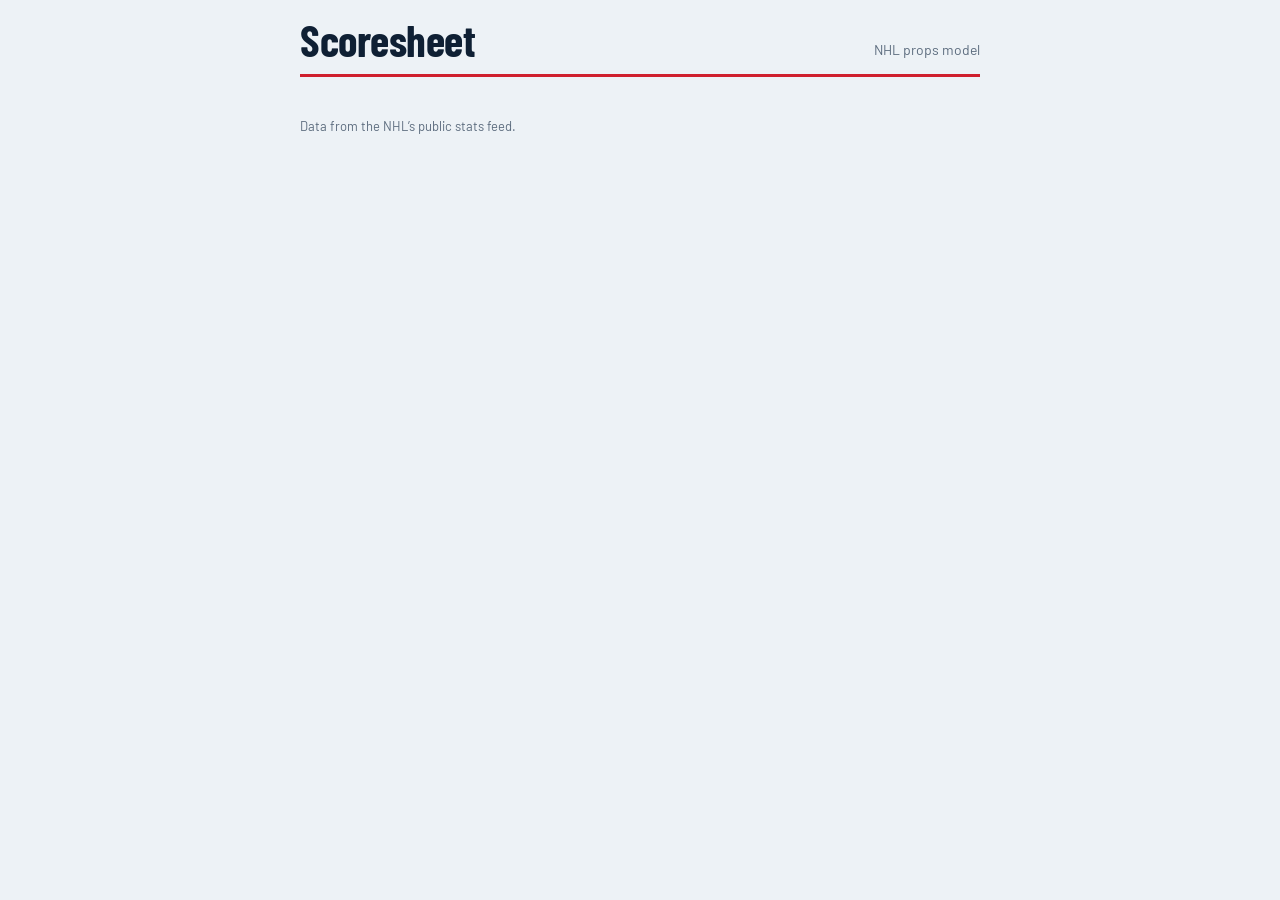
<file: index.html>
<!doctype html>
<html lang="en">
<head>
<meta charset="utf-8">
<meta name="viewport" content="width=device-width, initial-scale=1, viewport-fit=cover">
<meta name="apple-mobile-web-app-capable" content="yes">
<meta name="apple-mobile-web-app-status-bar-style" content="default">
<meta name="apple-mobile-web-app-title" content="Scoresheet">
<title>Scoresheet — NHL model backtest</title>
<link rel="preconnect" href="https://fonts.googleapis.com">
<link rel="preconnect" href="https://fonts.gstatic.com" crossorigin>
<link href="https://fonts.googleapis.com/css2?family=Barlow+Condensed:wght@500;600;700&family=Barlow:wght@400;500;600&display=swap" rel="stylesheet">
<style>
:root{
  --ice:#EDF2F6; --board:#FFFFFF; --ink:#0F2034; --muted:#5C6C7E; --rule:#D5DEE7;
  --goal:#CF1F2D; --blue:#1C46C4; --crease:#CFE3F4;
  --display:"Barlow Condensed","Arial Narrow",Arial,sans-serif;
  --body:"Barlow","Helvetica Neue",Arial,sans-serif;
  color-scheme:light dark;
  box-sizing:border-box;
  padding-top:env(safe-area-inset-top,0px);
  padding-bottom:env(safe-area-inset-bottom,0px);
}
@media (prefers-color-scheme:dark){
  :root:not([data-theme="light"]){
    --ice:#0E1D2E; --board:#15283D; --ink:#E9F0F6; --muted:#93A6BA; --rule:#27405A;
    --goal:#FF4A55; --blue:#6E97FF; --crease:#1D3A5A;
  }
}
:root[data-theme="dark"]{
  --ice:#0E1D2E; --board:#15283D; --ink:#E9F0F6; --muted:#93A6BA; --rule:#27405A;
  --goal:#FF4A55; --blue:#6E97FF; --crease:#1D3A5A;
}
*,*::before,*::after{box-sizing:inherit}
html{scroll-padding-top:env(safe-area-inset-top,0px)}
body{margin:0;background:var(--ice);color:var(--ink);font:400 16px/1.5 var(--body);-webkit-font-smoothing:antialiased}
main{max-width:720px;margin:0 auto;padding:20px 20px 48px}
button{font:inherit;color:inherit}
:focus-visible{outline:2px solid var(--blue);outline-offset:3px}
.masthead{display:flex;align-items:flex-end;justify-content:space-between;gap:12px;
  padding-bottom:14px;border-bottom:3px solid var(--goal)}
.wordmark{font:700 44px/0.9 var(--display);letter-spacing:-0.5px;margin:0}
.masthead p{margin:0;color:var(--muted);font-size:14px;text-align:right;line-height:1.35}
.switch{display:grid;grid-template-columns:repeat(3,1fr);gap:4px;margin:22px 0 10px;
  background:var(--board);border:1px solid var(--rule);border-radius:12px;padding:4px}
.switch button{border:0;background:none;padding:10px 6px;border-radius:9px;cursor:pointer;
  font:600 19px/1 var(--display);color:var(--muted)}
.switch button[aria-pressed="true"]{background:var(--ink);color:var(--ice)}
.lines{display:flex;gap:8px}
.lines:empty{display:none}
.lines button{border:1px solid var(--rule);background:none;border-radius:999px;padding:6px 14px;
  cursor:pointer;font-size:14px;font-weight:500;color:var(--muted)}
.lines button[aria-pressed="true"]{border-color:var(--blue);color:var(--blue);background:var(--board)}
.verdict{margin:26px 0 8px}
.verdict .num{font:700 clamp(72px,22vw,120px)/0.85 var(--display);letter-spacing:-2px;display:block}
.verdict .num.up{color:var(--blue)} .verdict .num.down{color:var(--goal)}
.verdict p{margin:10px 0 0;font-size:18px;max-width:34ch}
.rink{position:relative;margin:26px 0 0;background:var(--board);border:2px solid var(--ink);
  border-radius:28px;padding:18px 16px 12px;overflow:hidden}
.rink::before{content:"";position:absolute;left:50%;top:50%;width:190px;height:190px;
  margin:-95px 0 0 -95px;border:2px solid var(--crease);border-radius:50%;pointer-events:none}
.rink h2{position:relative;margin:0 0 4px;font:600 22px/1.1 var(--display)}
.rink .sub{position:relative;margin:0 0 8px;color:var(--muted);font-size:14px}
.rink svg{position:relative;display:block;width:100%;height:auto;touch-action:manipulation}
.rink .axis{fill:var(--muted);font:500 12px var(--body)}
.rink .grid{stroke:var(--rule);stroke-width:1}
.rink .perfect{stroke:var(--goal);stroke-width:3;stroke-linecap:round}
.rink .dot{fill:var(--blue);fill-opacity:.82;stroke:var(--board);stroke-width:2;cursor:pointer;
  transition:fill-opacity .15s}
.rink .dot.on{fill-opacity:1;stroke:var(--ink)}
.rink .dot:focus{outline:none}
.rink .dot:focus-visible{stroke:var(--ink);stroke-width:3}
.readout{position:relative;min-height:44px;margin:6px 2px 4px;font-size:15px}
.readout strong{font:600 18px var(--display)}
.facts{display:grid;grid-template-columns:repeat(2,1fr);margin:28px 0 0;border-top:1px solid var(--rule)}
.fact{padding:14px 0;border-bottom:1px solid var(--rule)}
.fact:nth-child(odd){padding-right:14px;border-right:1px solid var(--rule)}
.fact:nth-child(even){padding-left:14px}
.fact b{display:block;font:600 34px/1 var(--display);font-variant-numeric:tabular-nums}
.fact span{color:var(--muted);font-size:14px}
section.block{margin-top:34px}
section.block h2{font:600 26px/1.1 var(--display);margin:0 0 10px}
section.block p{margin:0 0 10px;max-width:62ch}
.muted{color:var(--muted)}
.conf{display:grid;grid-template-columns:1fr 1fr;gap:12px}
.conf div{background:var(--board);border-left:4px solid var(--blue);border-radius:4px 10px 10px 4px;padding:12px 14px}
.conf b{font:600 30px/1 var(--display);display:block}
.conf span{font-size:14px;color:var(--muted)}
.tablewrap{overflow-x:auto}
table{width:100%;border-collapse:collapse;font-variant-numeric:tabular-nums}
th,td{padding:9px 6px;text-align:right;border-bottom:1px solid var(--rule)}
th:first-child,td:first-child{text-align:left}
th{font-weight:500;color:var(--muted);font-size:14px}
td.gap-bad{color:var(--goal)}
.fits li{display:flex;justify-content:space-between;padding:8px 0;border-bottom:1px solid var(--rule)}
.fits{list-style:none;margin:0;padding:0}
.fits li.best{font-weight:600}
.fits li.best em{font-style:normal;color:var(--blue);font-size:13px;margin-left:8px}
.empty{margin-top:40px;background:var(--board);border:2px dashed var(--rule);border-radius:20px;padding:28px 22px}
.empty h2{font:600 28px/1.1 var(--display);margin:0 0 8px}
.empty ol{margin:8px 0 0;padding-left:20px}
footer{margin-top:40px;color:var(--muted);font-size:13px}
@media (min-width:600px){
  .facts{grid-template-columns:repeat(4,1fr)}
  .fact:nth-child(odd),.fact:nth-child(even){padding:14px;border-right:1px solid var(--rule)}
  .fact:first-child{padding-left:0} .fact:last-child{border-right:0}
}
@media (prefers-reduced-motion:reduce){*{transition:none!important}}
</style>
</head>
<body>
<main>
  <header class="masthead">
    <h1 class="wordmark">Scoresheet</h1>
    <p id="meta">NHL props model</p>
  </header>
  <div id="app" hidden>
    <div class="switch" role="group" aria-label="Market">
      <button data-market="sog" aria-pressed="true">Shots</button>
      <button data-market="goals" aria-pressed="false">Goals</button>
      <button data-market="assists" aria-pressed="false">Assists</button>
    </div>
    <div class="lines" id="lines" role="group" aria-label="Shots line"></div>
    <div class="verdict">
      <span class="num" id="skill"></span>
      <p id="verdictText"></p>
    </div>
    <div class="rink">
      <h2>Does it say what really happens?</h2>
      <p class="sub">Each dot is a group of bets. On the red line, the model’s odds matched reality exactly.</p>
      <svg id="chart" viewBox="0 0 320 300" role="img" aria-label="Calibration chart"></svg>
      <div class="readout" id="readout" aria-live="polite">Tap a dot for its numbers.</div>
    </div>
    <div class="facts">
      <div class="fact"><b id="fN"></b><span>Player-games tested</span></div>
      <div class="fact"><b id="fBase"></b><span>Overs that hit</span></div>
      <div class="fact"><b id="fEce"></b><span>Average miss</span></div>
      <div class="fact"><b id="fEarly"></b><span>Edge, first 15 games</span></div>
    </div>
    <section class="block">
      <h2>When it liked a bet</h2>
      <div class="conf">
        <div><b id="c60"></b><span id="c60s"></span></div>
        <div><b id="ctop"></b><span id="ctops"></span></div>
      </div>
    </section>
    <section class="block">
      <h2>By confidence</h2>
      <div class="tablewrap">
        <table>
          <thead><tr><th>Model said</th><th>Hit</th><th>Gap</th><th>Bets</th></tr></thead>
          <tbody id="rows"></tbody>
        </table>
      </div>
    </section>
    <section class="block" id="fitBlock">
      <h2>Shot count spread</h2>
      <p class="muted">Which curve best predicted exact shot totals. Higher is better.</p>
      <ul class="fits" id="fits"></ul>
    </section>
    <section class="block">
      <h2>How to read this</h2>
      <p>Every 2025-26 game was projected using only information available before puck drop. The big number compares the model against a plain season average. Positive means sharper.</p>
      <p>Average miss is how far the model’s odds sat from what actually happened. Under 2 points is solid for props. No sportsbook prices are in this test yet, so this shows accuracy, not profit.</p>
    </section>
  </div>
  <div class="empty" id="empty" hidden>
    <h2>No backtest yet</h2>
    <p>Results appear here after the pipeline runs once.</p>
    <ol>
      <li>Open the repo’s Actions tab.</li>
      <li>Choose Run backtest, then Run workflow.</li>
      <li>Come back in about 15 minutes and refresh.</li>
    </ol>
  </div>
  <footer id="foot">Data from the NHL’s public stats feed.</footer>
</main>
</file>
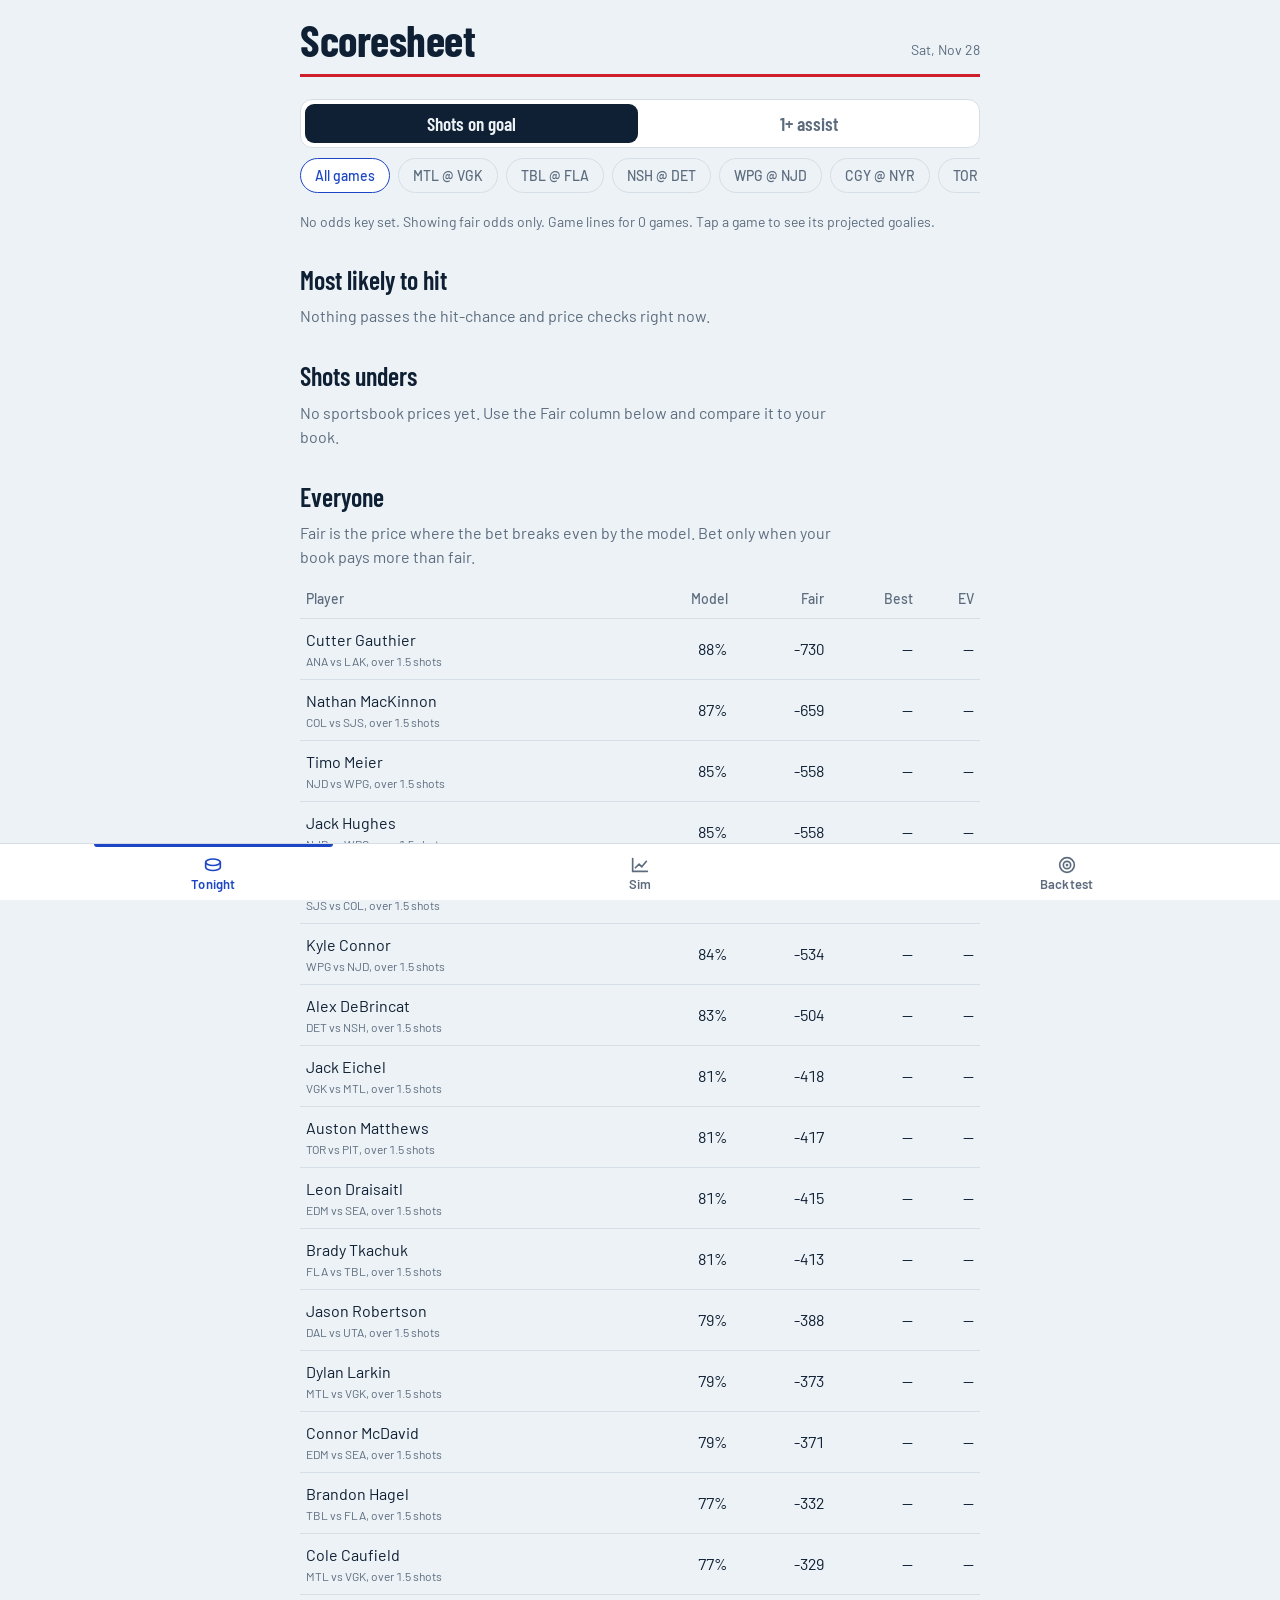
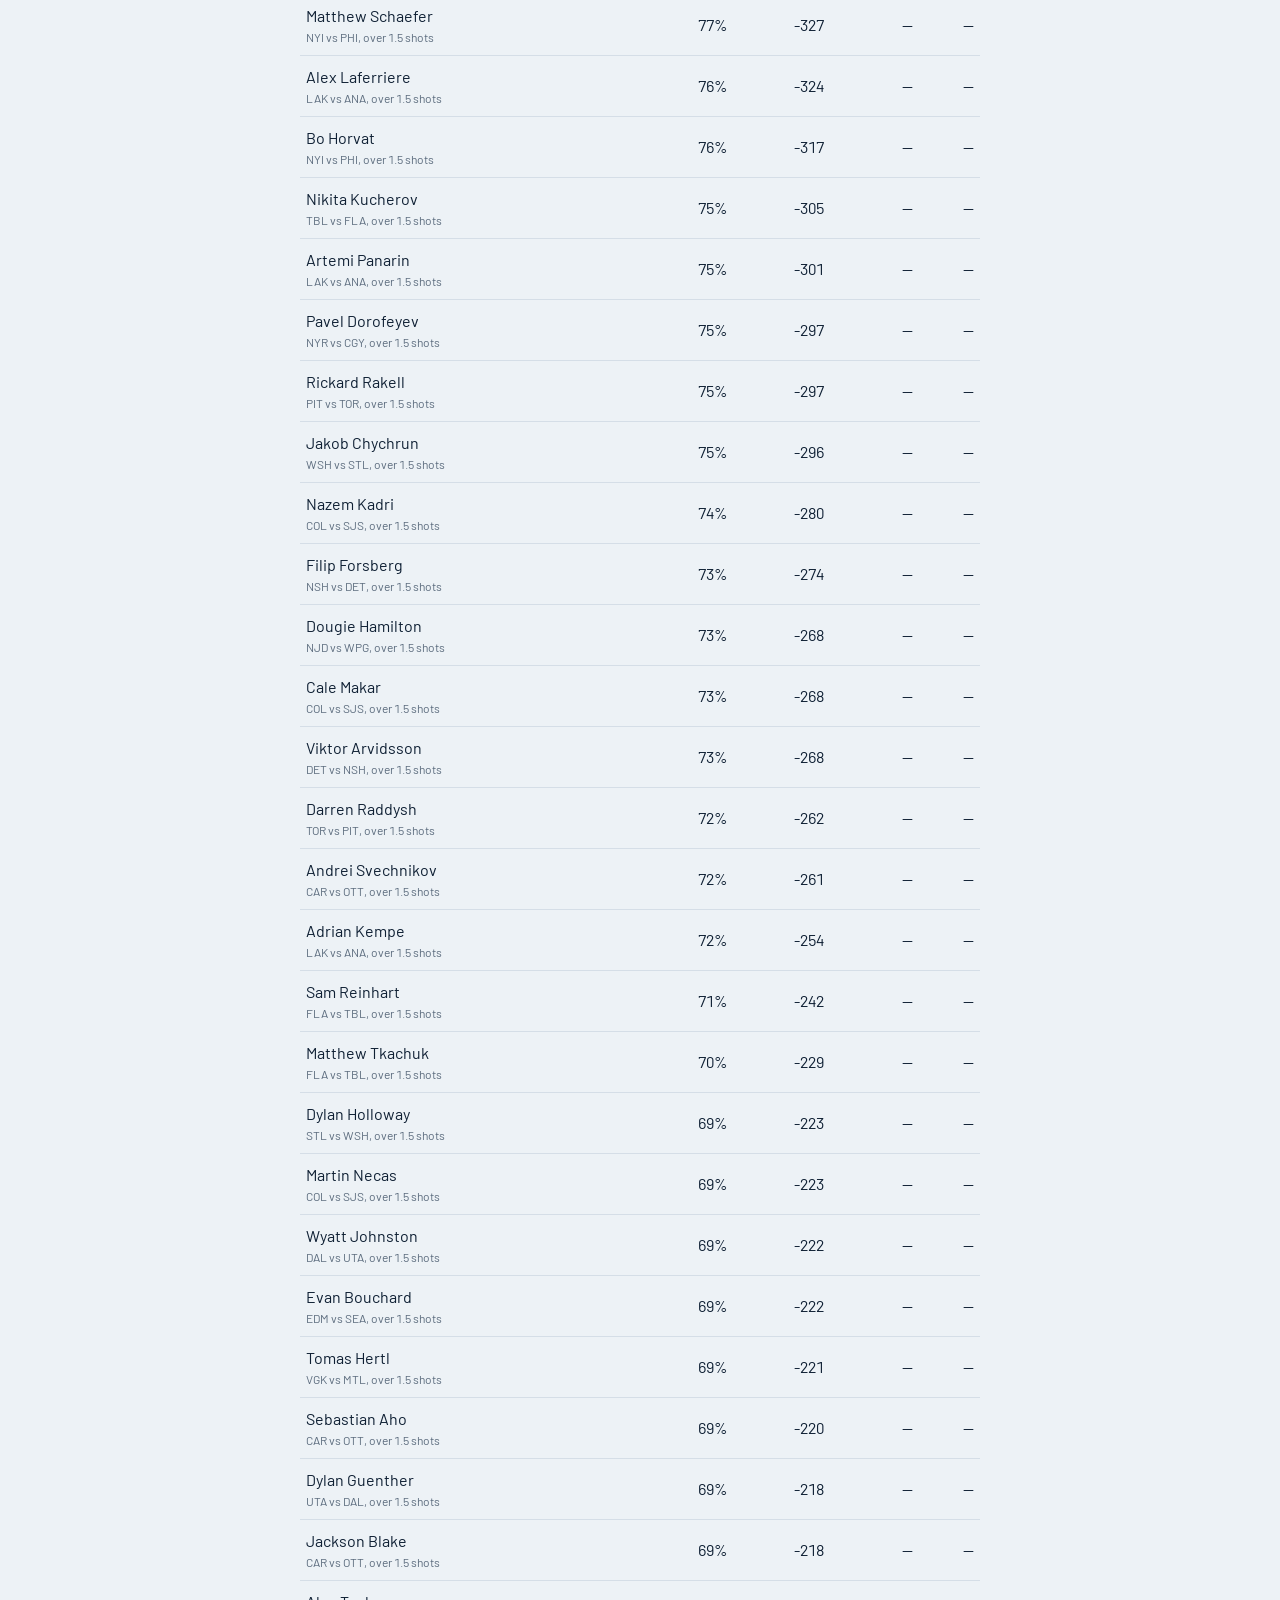
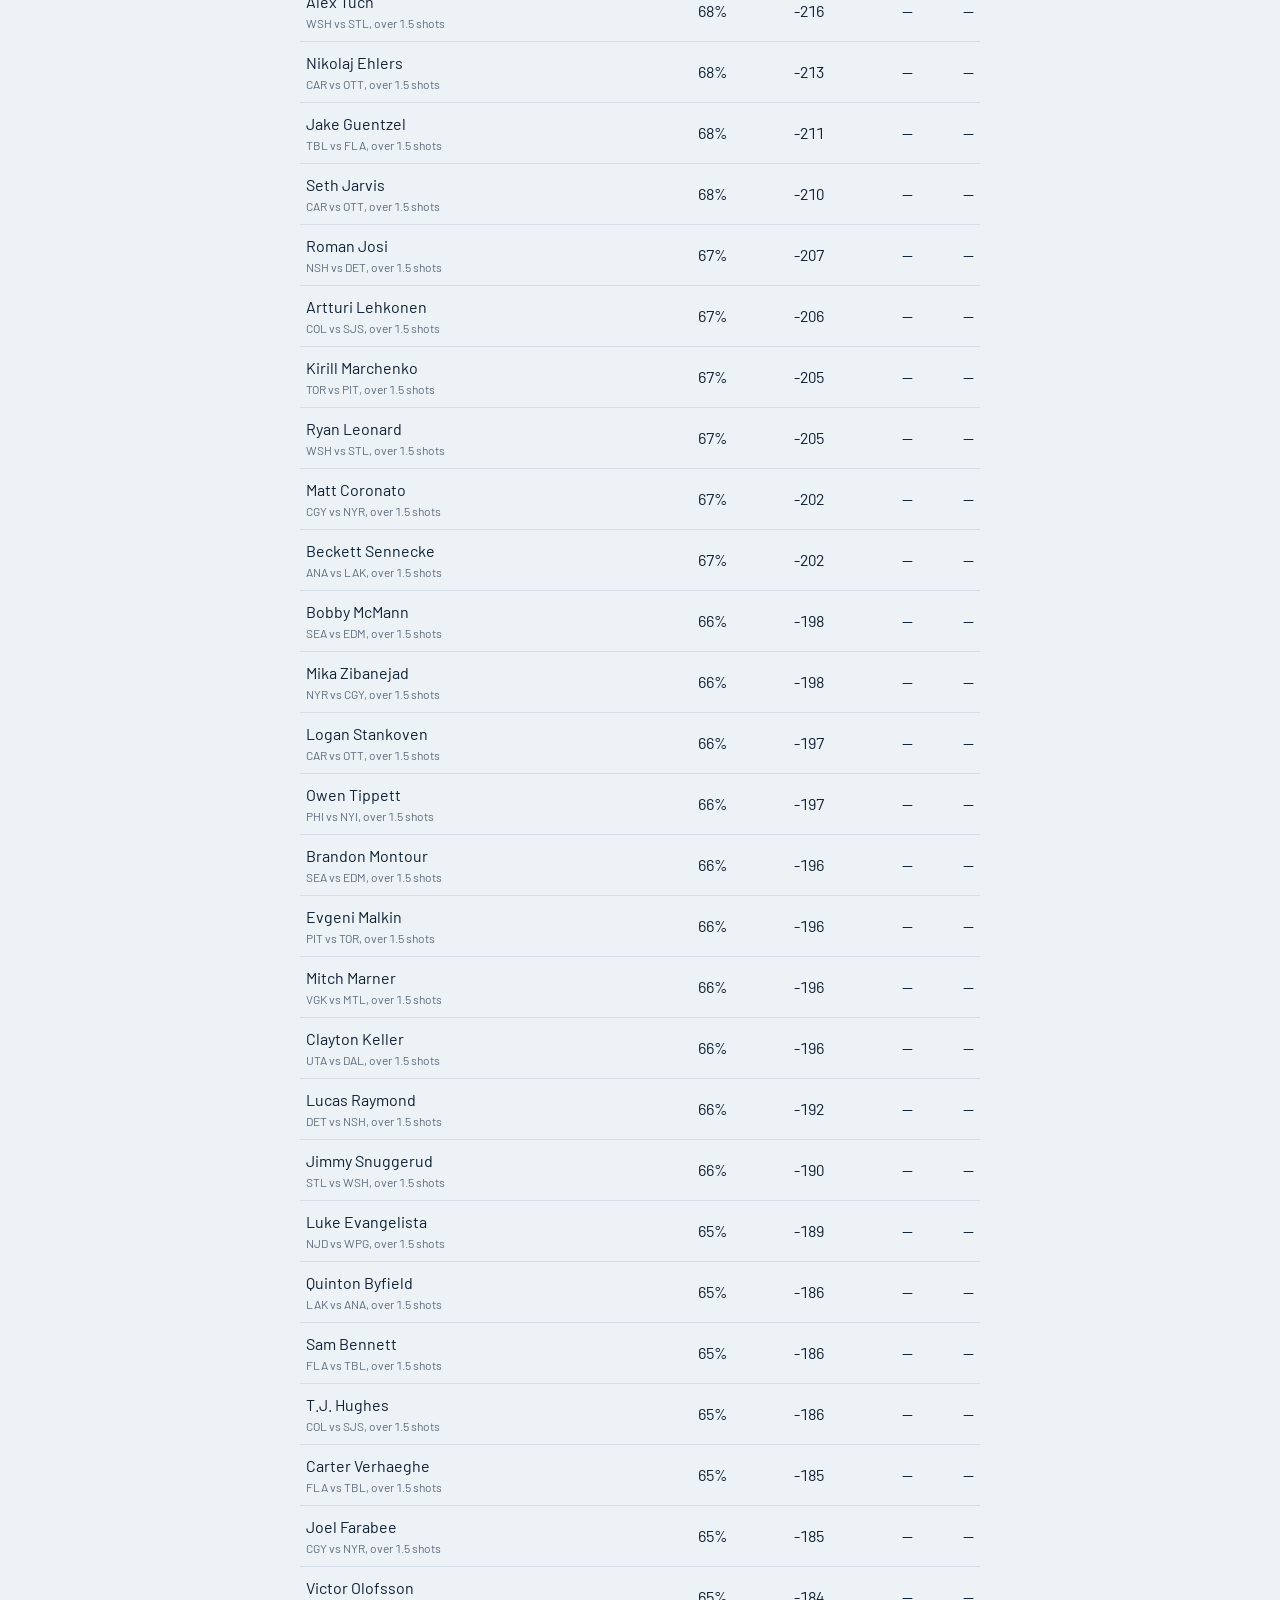
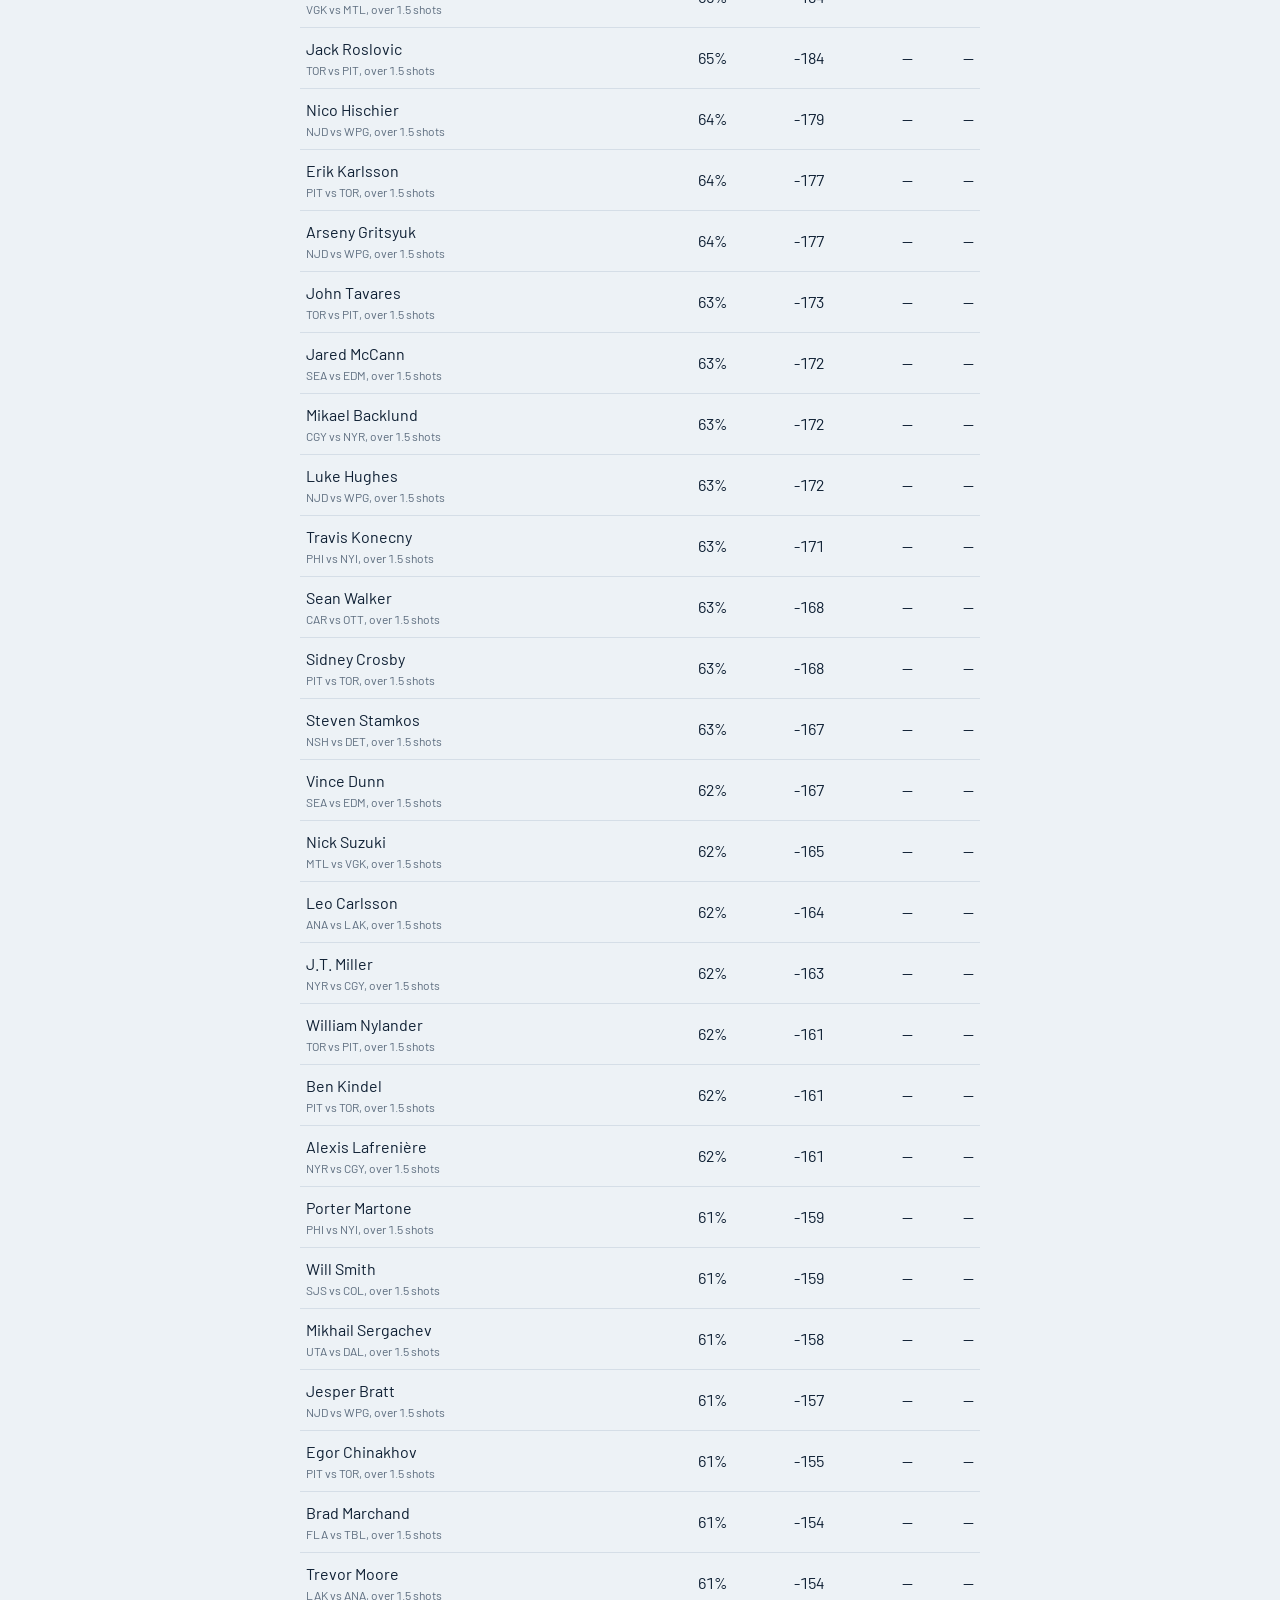
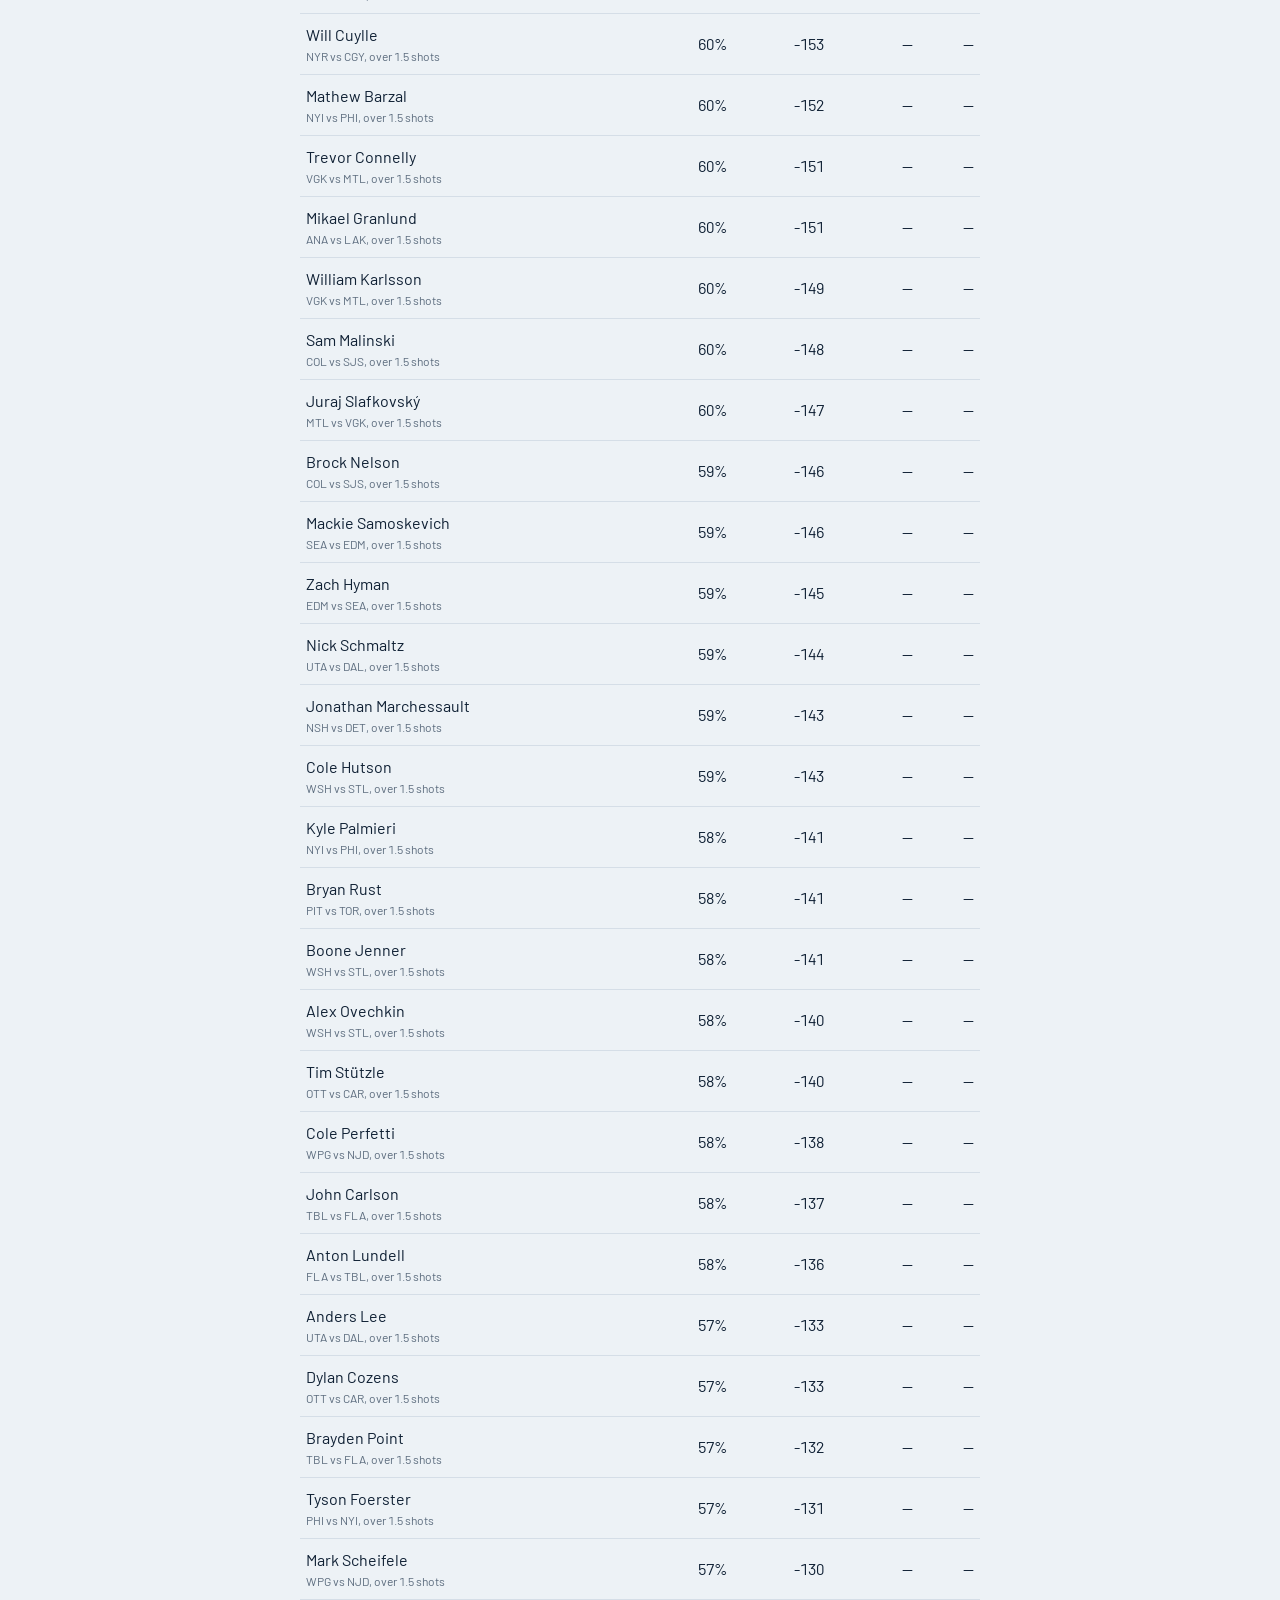
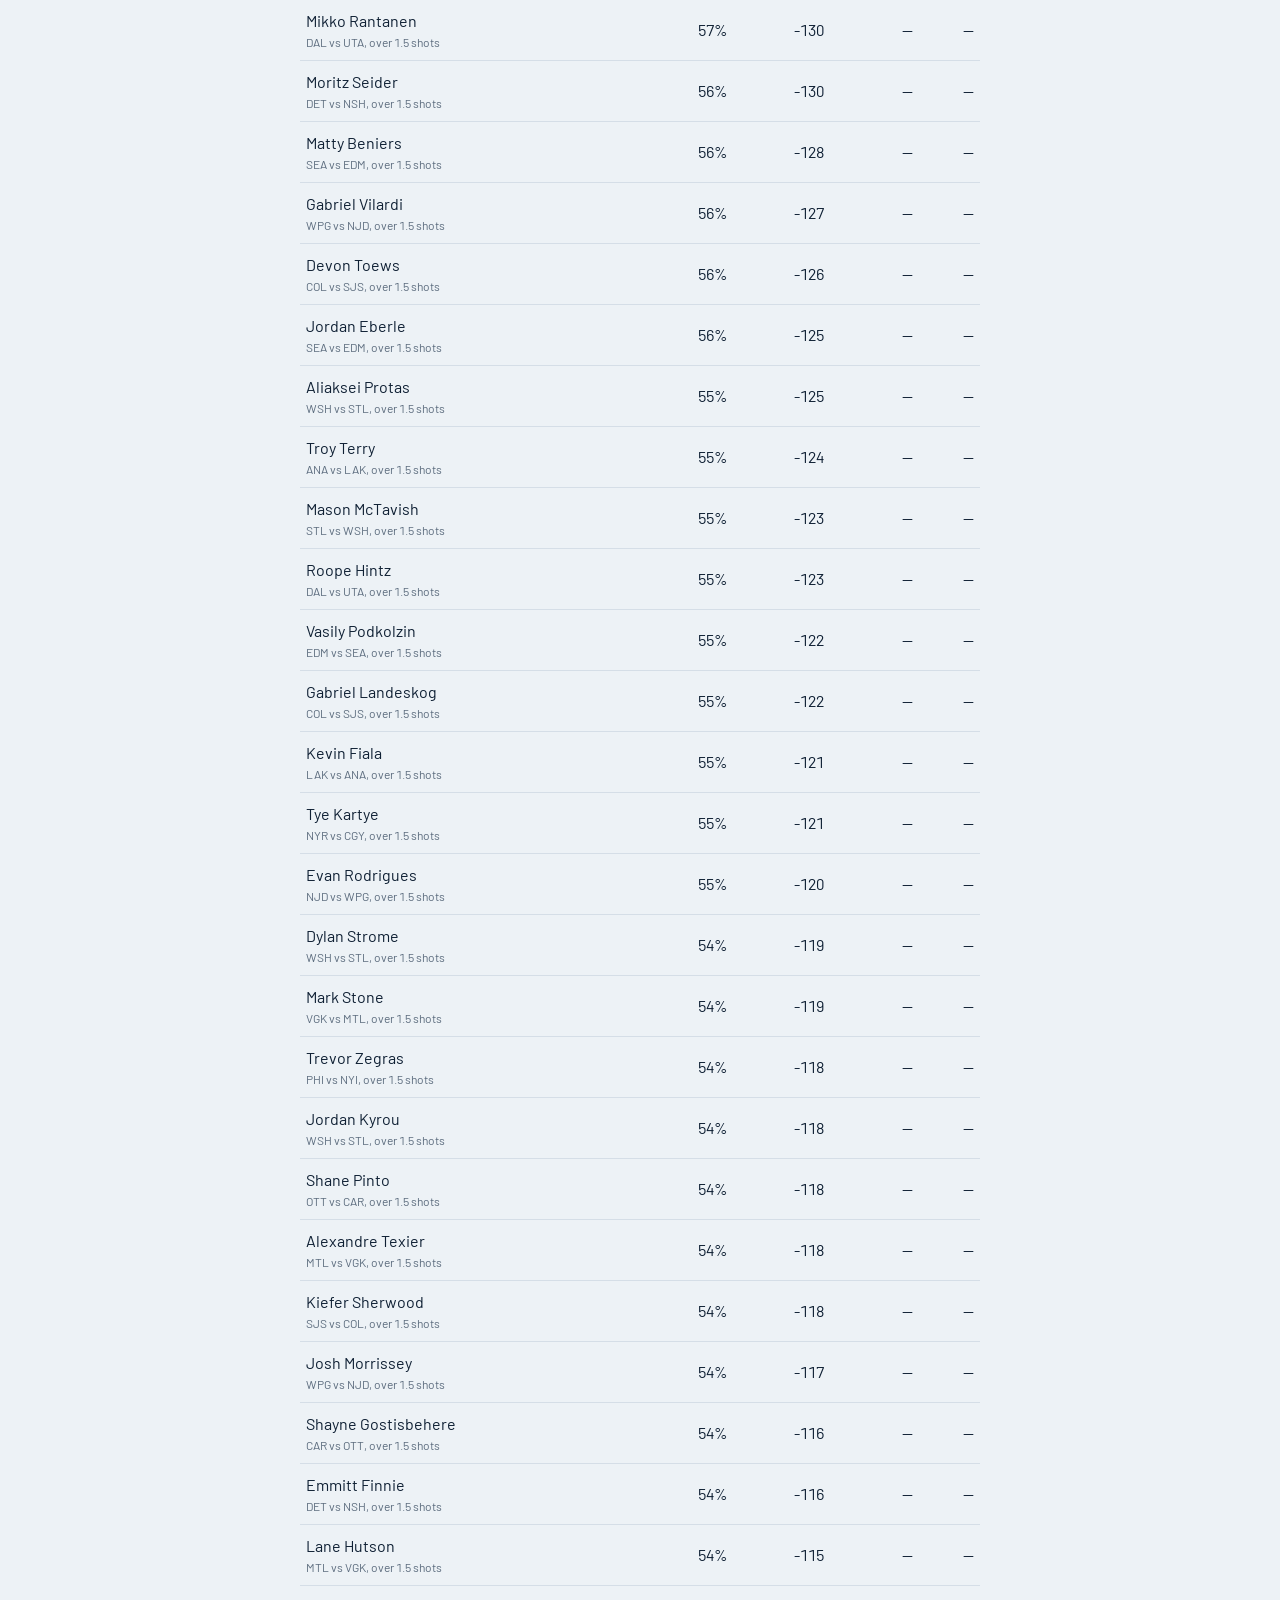
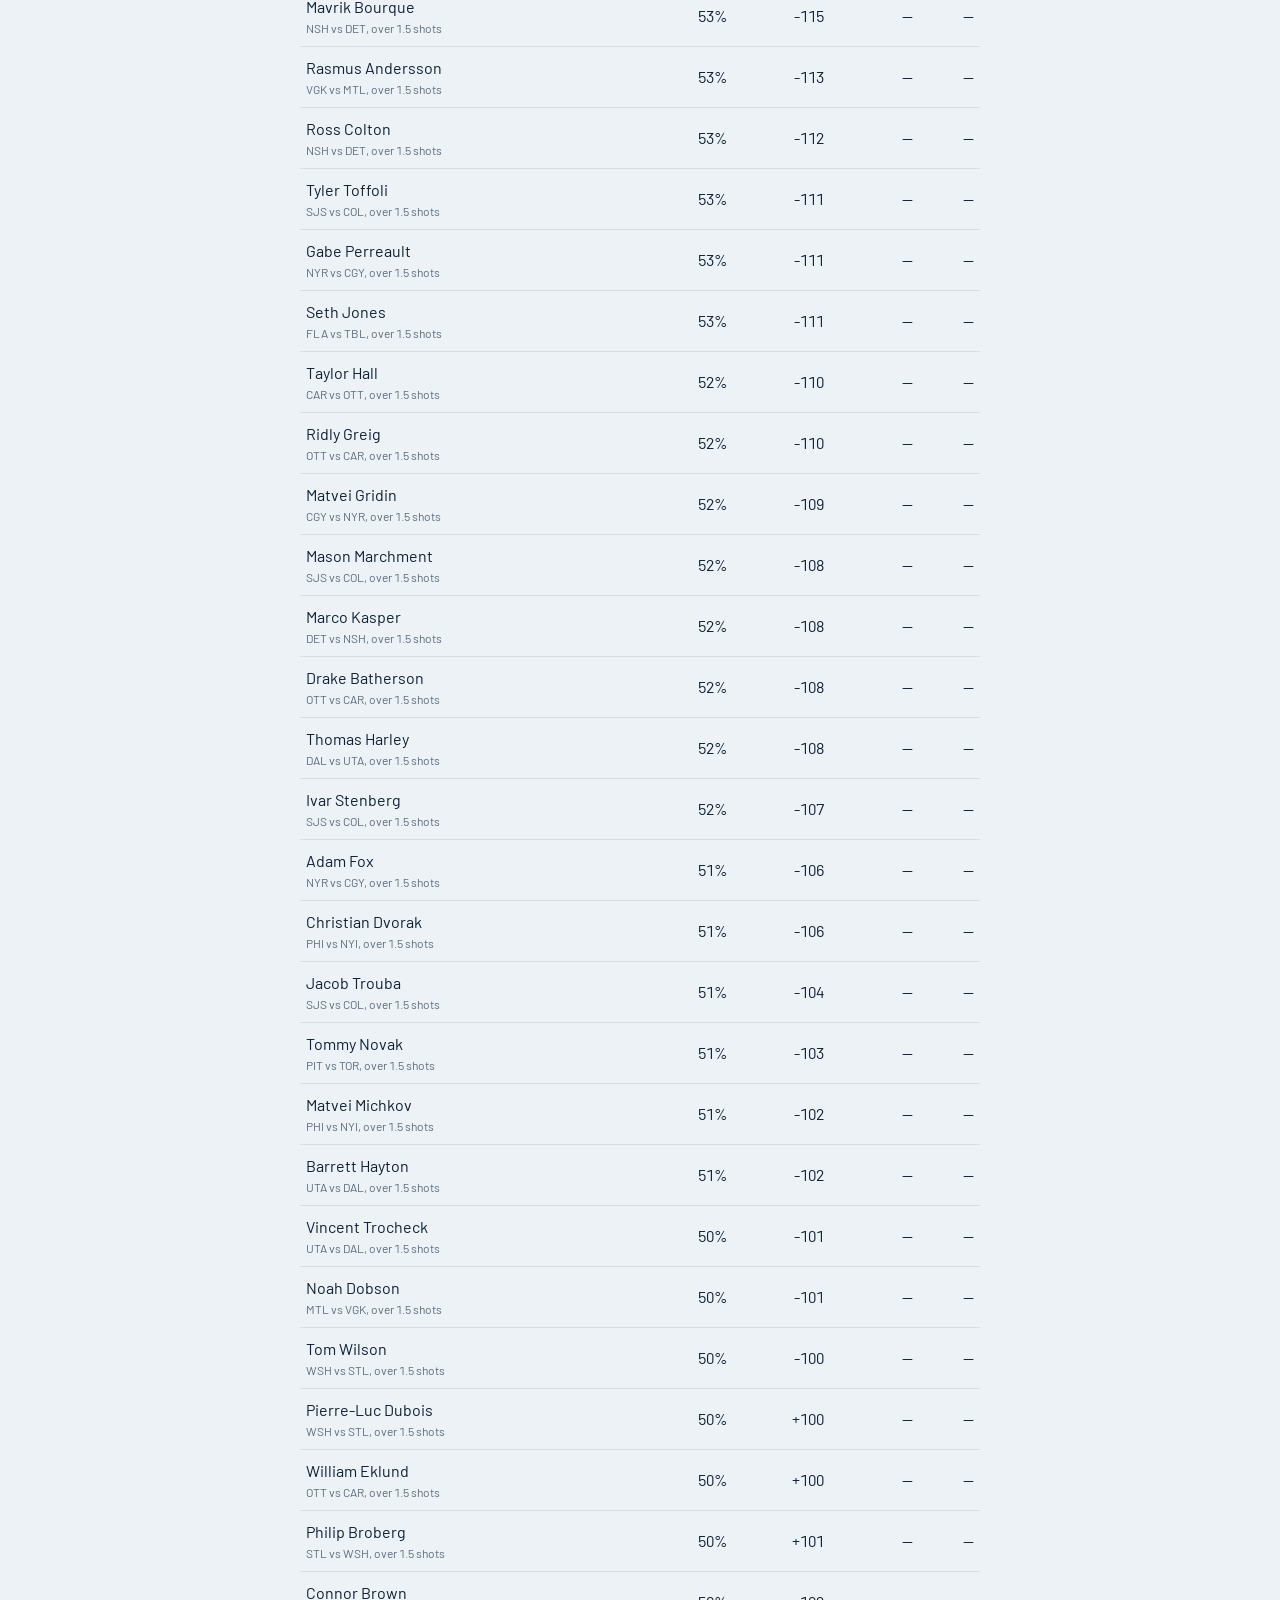
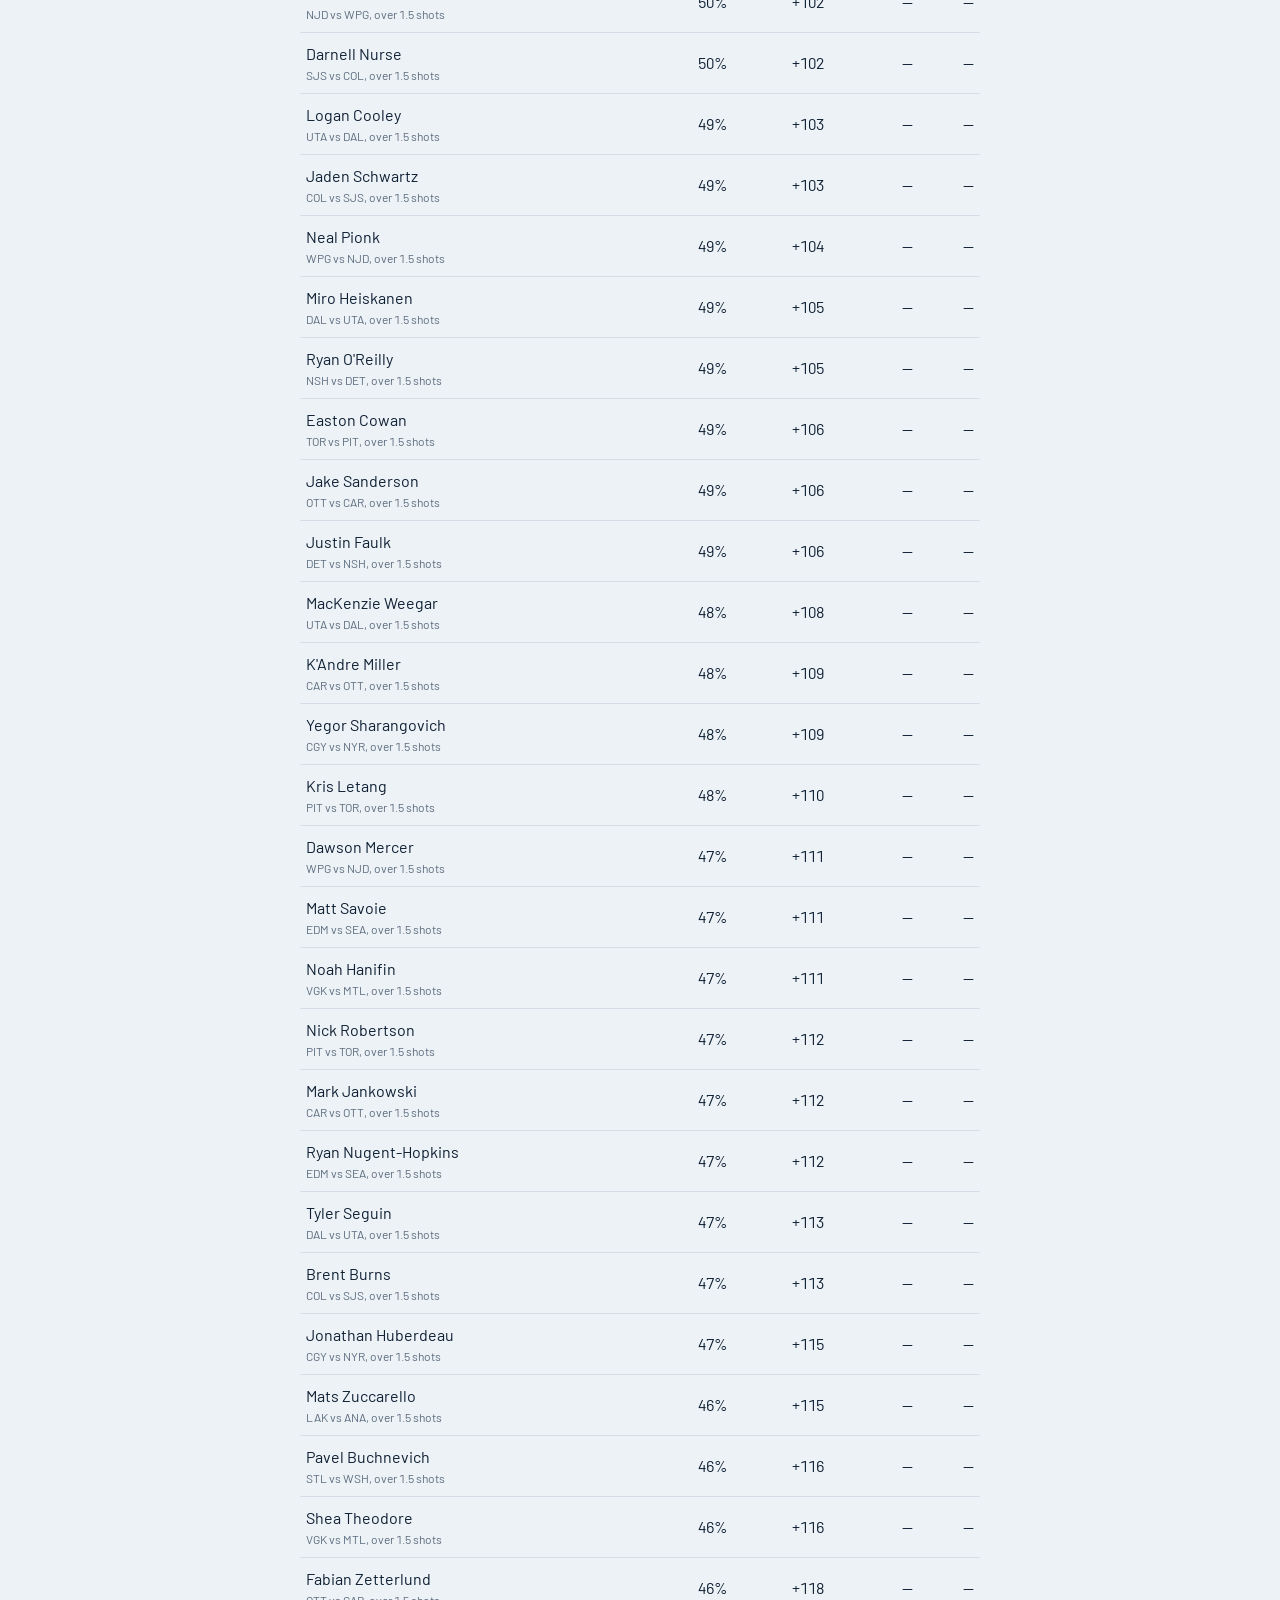
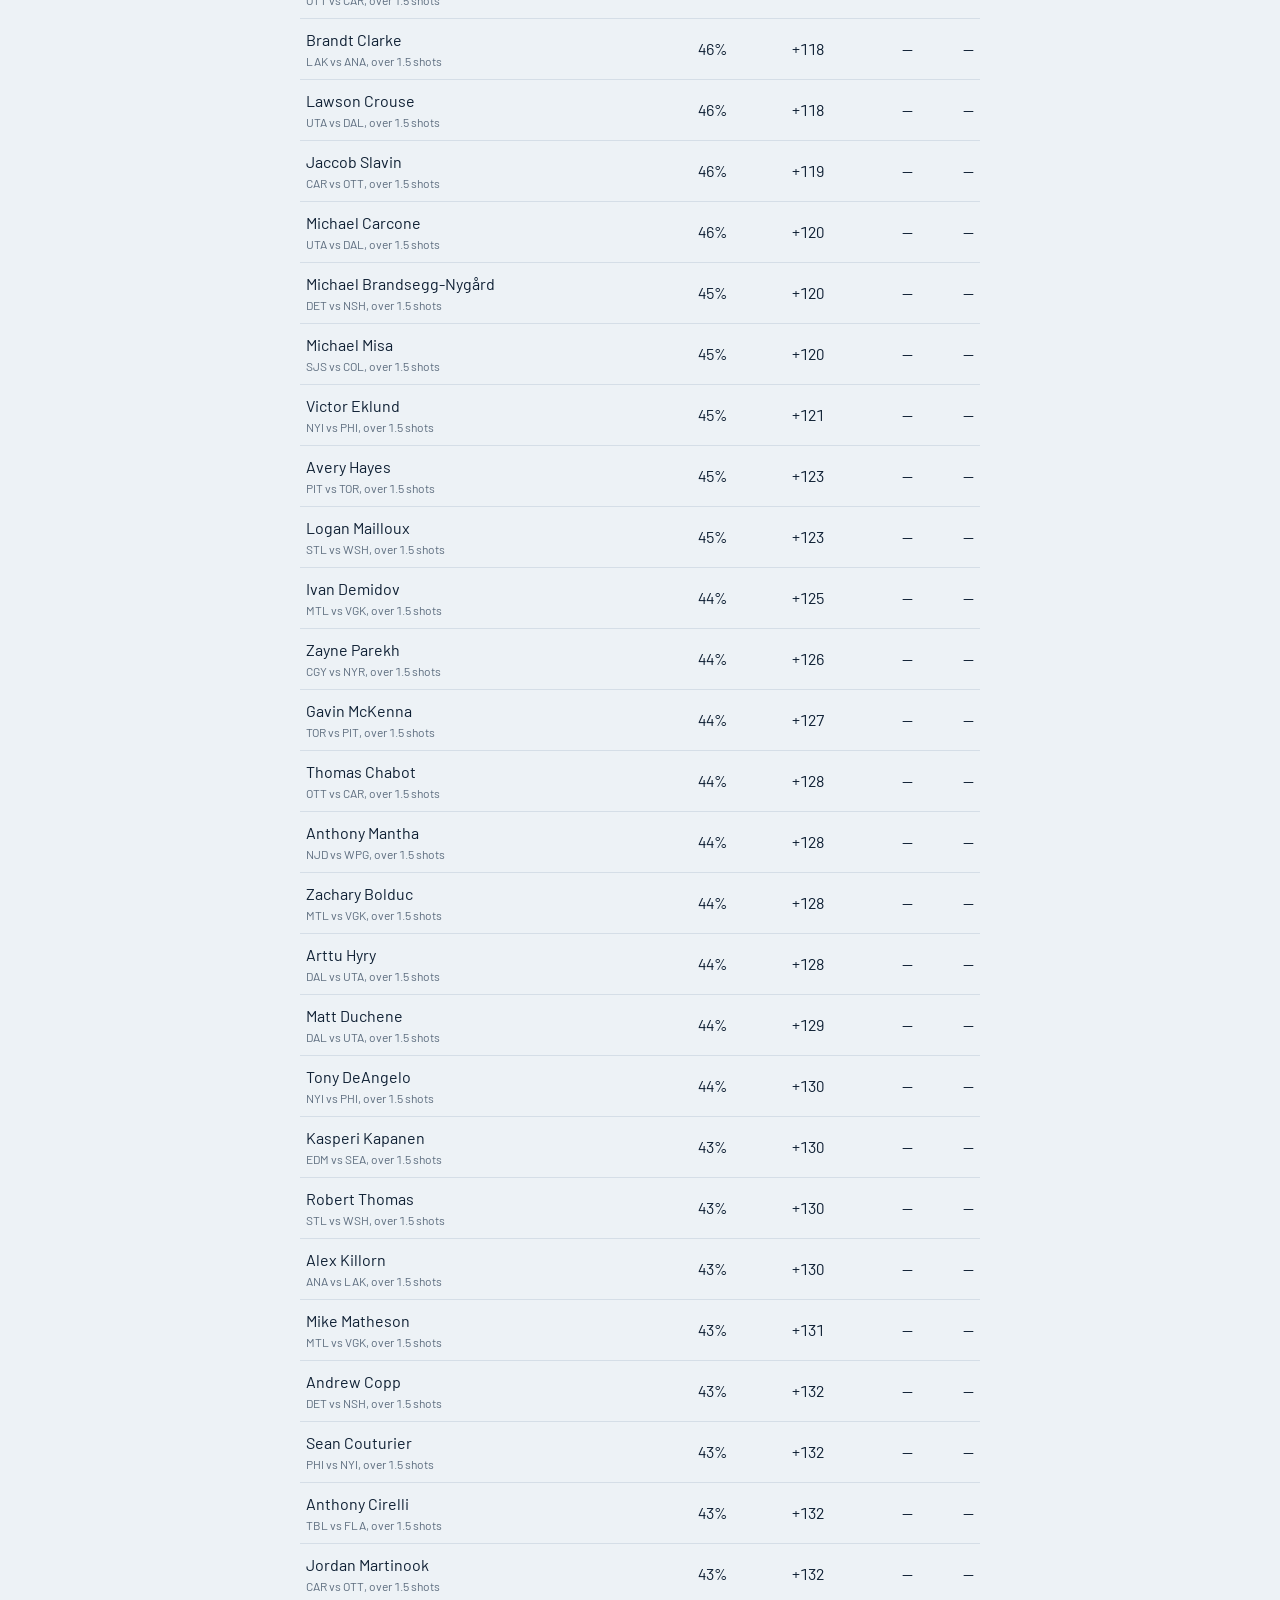
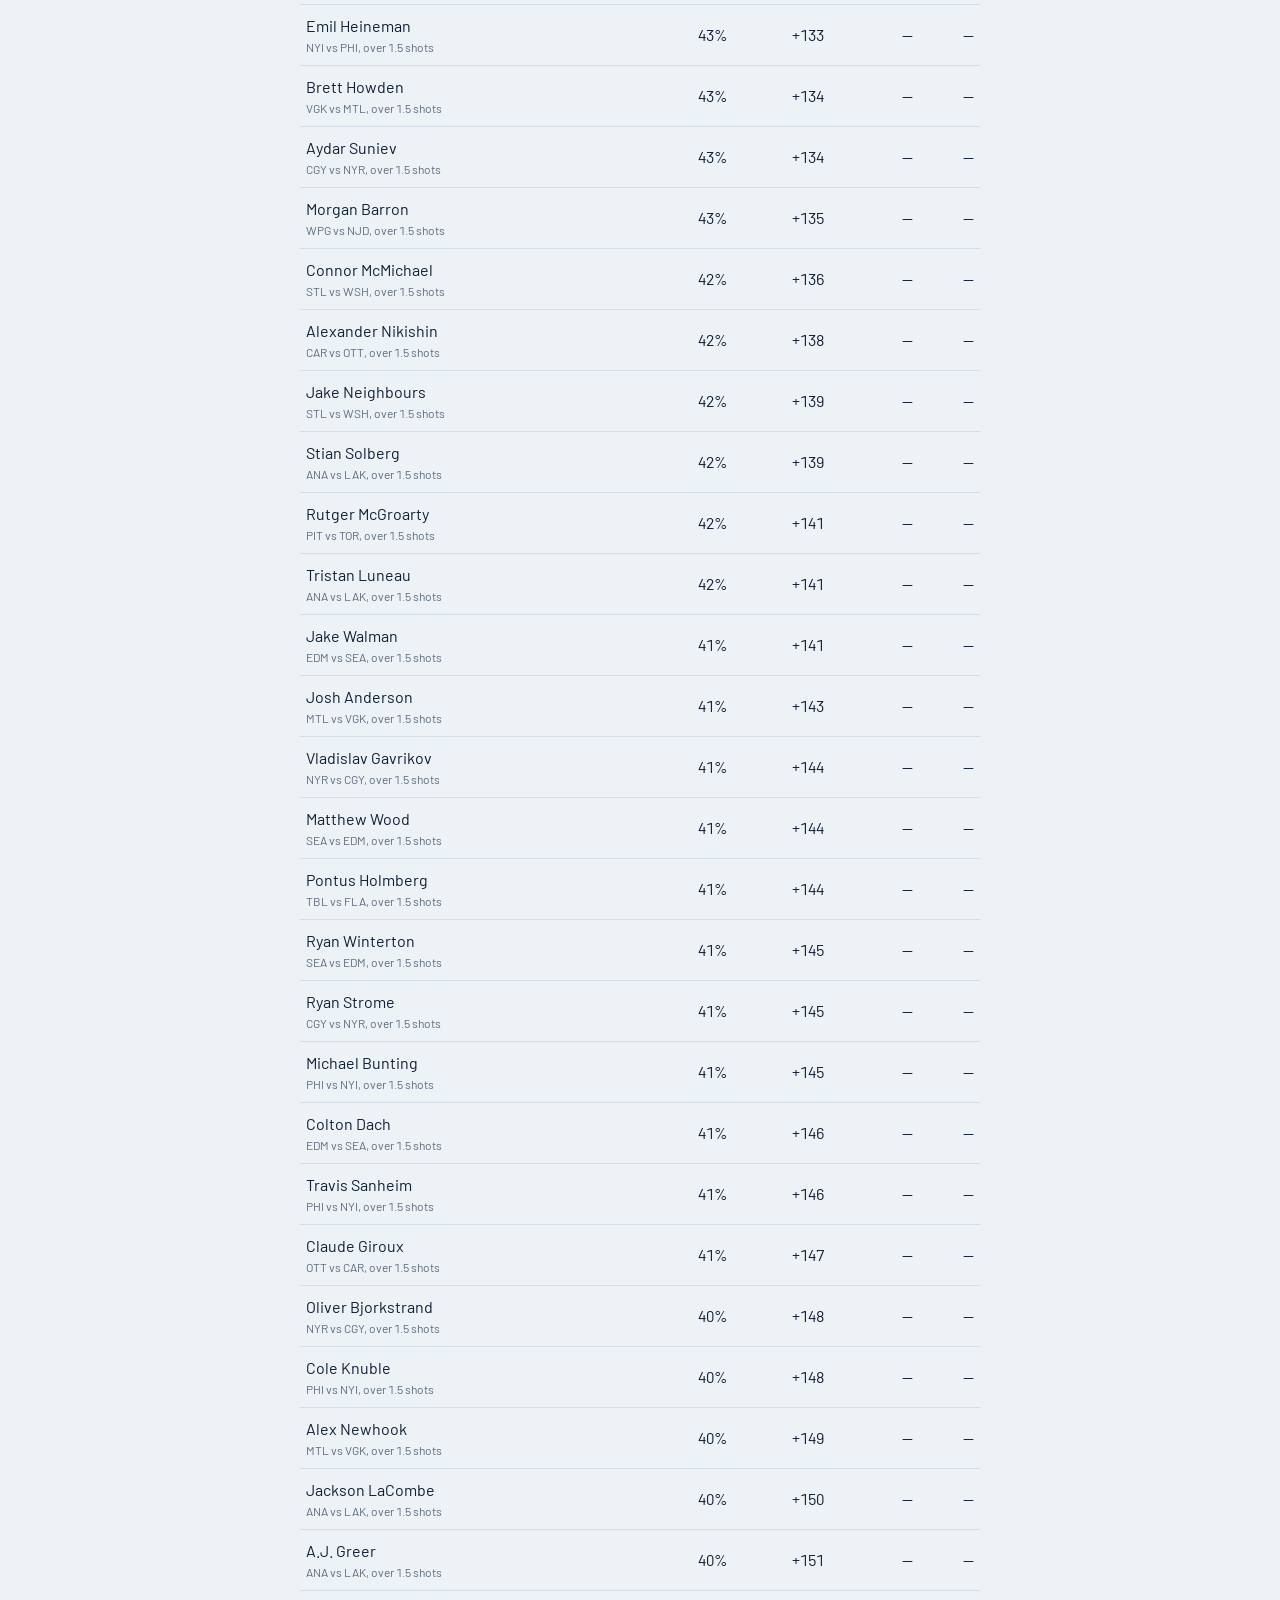
<file: docs/index.html>
<!doctype html>
<html lang="en">
<head>
<meta charset="utf-8">
<meta http-equiv="refresh" content="0; url=board.html">
<link rel="canonical" href="board.html">
<title>Scoresheet</title>
<script>location.replace("board.html")</script>
</head>
<body><a href="board.html">Open Scoresheet</a></body>
</html>
</file>
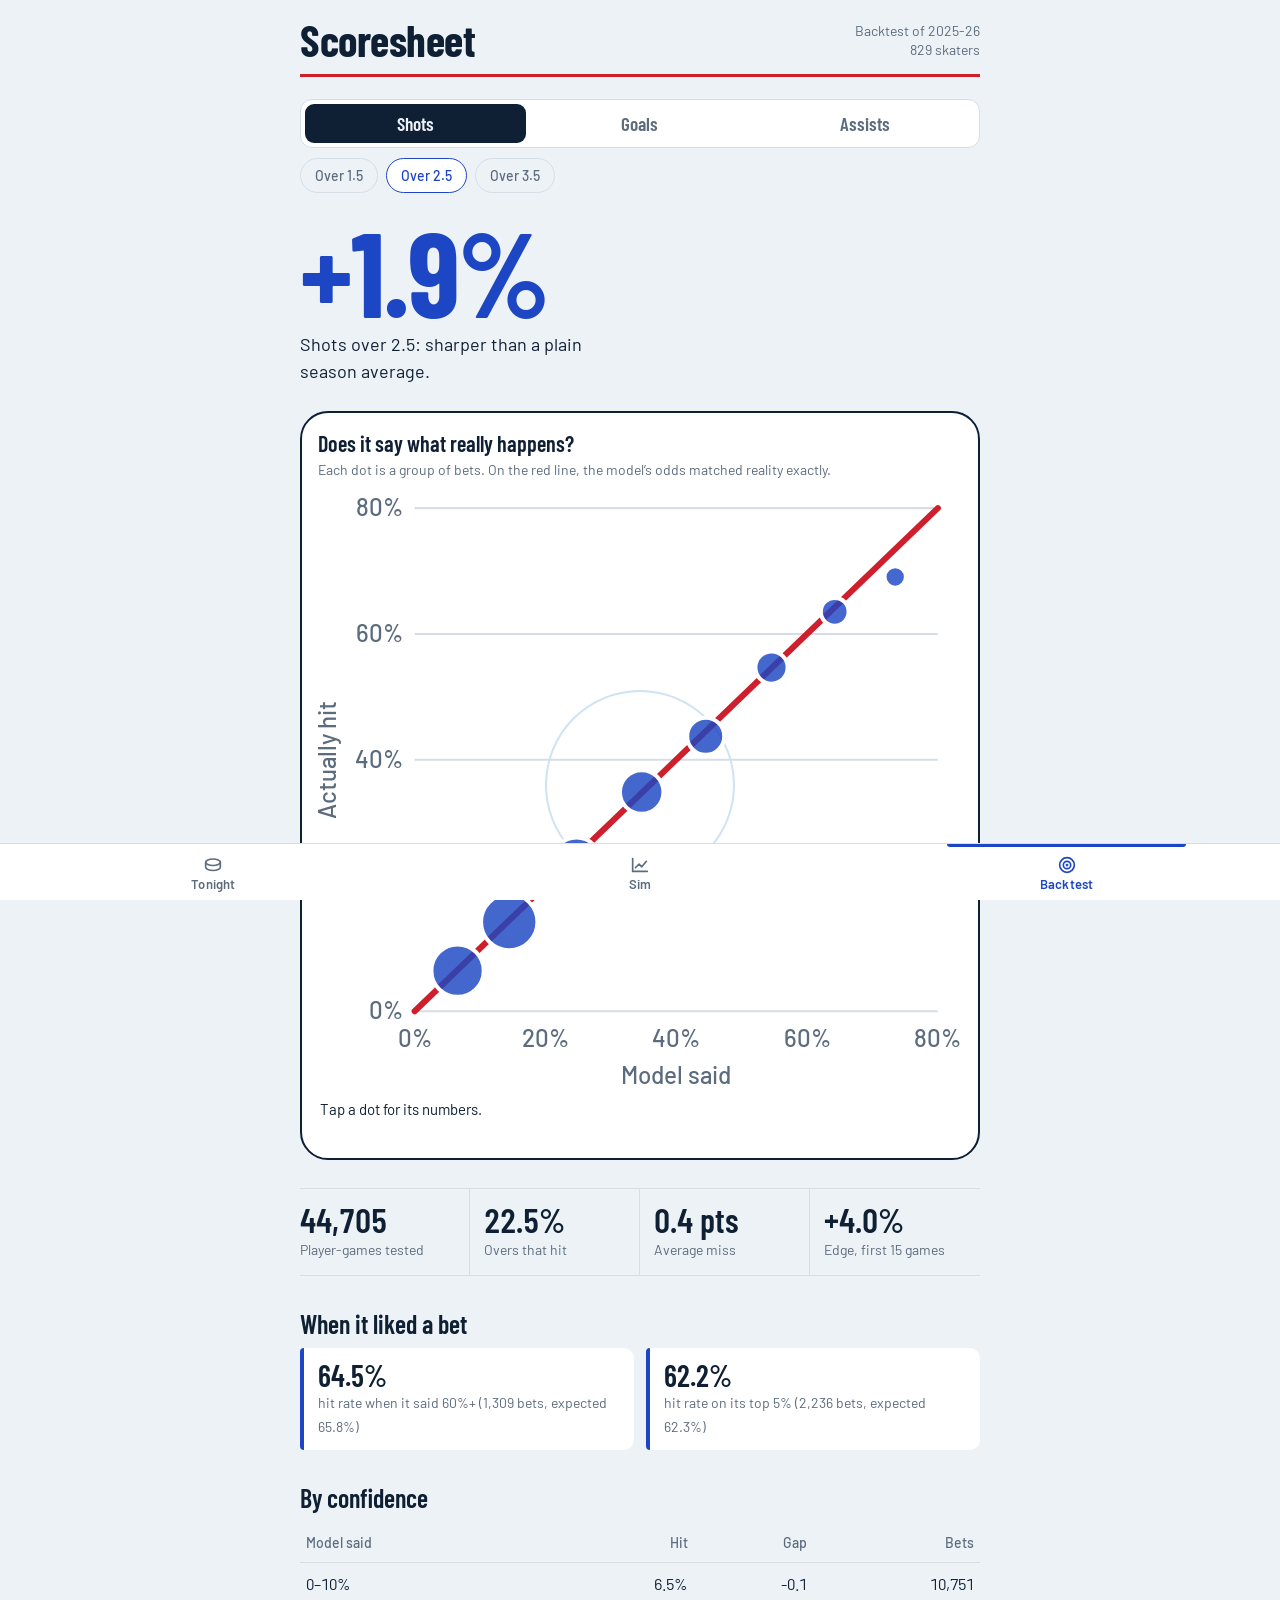
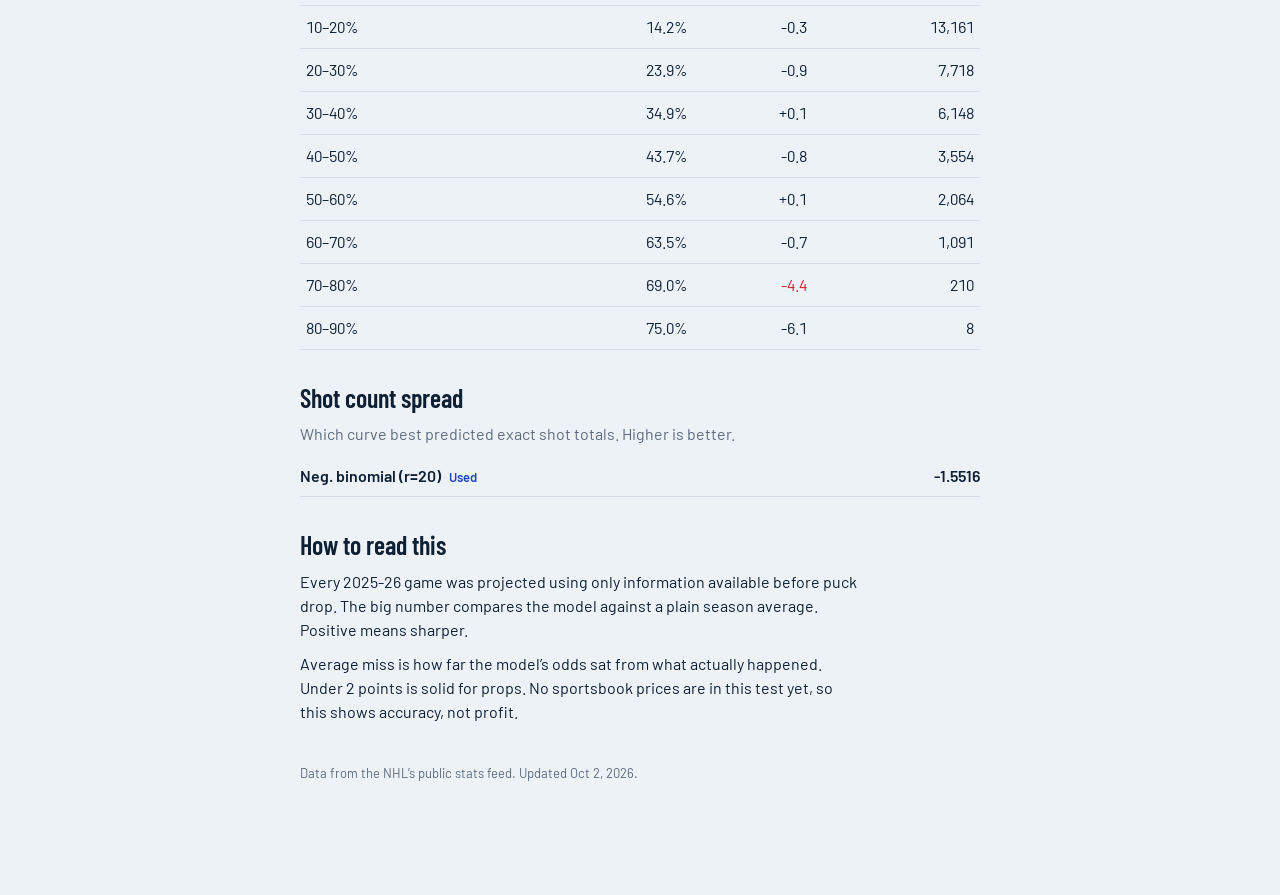
<file: docs/app.html>
<!doctype html>
<html lang="en">
<head>
<meta charset="utf-8">
<meta name="viewport" content="width=device-width, initial-scale=1, viewport-fit=cover">
<meta name="apple-mobile-web-app-capable" content="yes">
<meta name="apple-mobile-web-app-title" content="Scoresheet">
<meta name="theme-color" content="#EDF2F6" media="(prefers-color-scheme: light)">
<meta name="theme-color" content="#0E1D2E" media="(prefers-color-scheme: dark)">
<link rel="icon" type="image/png" href="favicon.png">
<link rel="apple-touch-icon" href="apple-touch-icon.png">
<link rel="manifest" href="manifest.json">
<meta name="apple-mobile-web-app-status-bar-style" content="default">
<title>Scoresheet — NHL model backtest</title>
<link rel="preconnect" href="https://fonts.googleapis.com">
<link rel="preconnect" href="https://fonts.gstatic.com" crossorigin>
<link href="https://fonts.googleapis.com/css2?family=Barlow+Condensed:wght@500;600;700&family=Barlow:wght@400;500;600&display=swap" rel="stylesheet">
<link rel="stylesheet" href="style.css">
</head>
<body>
<main>
  <header class="masthead">
    <h1 class="wordmark">Scoresheet</h1>
    <p id="meta">NHL props model</p>
  </header>
  <div id="app" hidden>
    <div class="switch" role="group" aria-label="Market">
      <button data-market="sog" aria-pressed="true">Shots</button>
      <button data-market="goals" aria-pressed="false">Goals</button>
      <button data-market="assists" aria-pressed="false">Assists</button>
    </div>
    <div class="lines" id="lines" role="group" aria-label="Shots line"></div>
    <div class="verdict">
      <span class="num" id="skill"></span>
      <p id="verdictText"></p>
    </div>
    <div class="rink">
      <h2>Does it say what really happens?</h2>
      <p class="sub">Each dot is a group of bets. On the red line, the model’s odds matched reality exactly.</p>
      <svg id="chart" viewBox="0 0 320 300" role="img" aria-label="Calibration chart"></svg>
      <div class="readout" id="readout" aria-live="polite">Tap a dot for its numbers.</div>
    </div>
    <div class="facts">
      <div class="fact"><b id="fN"></b><span>Player-games tested</span></div>
      <div class="fact"><b id="fBase"></b><span>Overs that hit</span></div>
      <div class="fact"><b id="fEce"></b><span>Average miss</span></div>
      <div class="fact"><b id="fEarly"></b><span>Edge, first 15 games</span></div>
    </div>
    <section class="block">
      <h2>When it liked a bet</h2>
      <div class="conf">
        <div><b id="c60"></b><span id="c60s"></span></div>
        <div><b id="ctop"></b><span id="ctops"></span></div>
      </div>
    </section>
    <section class="block">
      <h2>By confidence</h2>
      <div class="tablewrap">
        <table>
          <thead><tr><th>Model said</th><th>Hit</th><th>Gap</th><th>Bets</th></tr></thead>
          <tbody id="rows"></tbody>
        </table>
      </div>
    </section>
    <section class="block" id="fitBlock">
      <h2>Shot count spread</h2>
      <p class="muted">Which curve best predicted exact shot totals. Higher is better.</p>
      <ul class="fits" id="fits"></ul>
    </section>
    <section class="block">
      <h2>How to read this</h2>
      <p>Every 2025-26 game was projected using only information available before puck drop. The big number compares the model against a plain season average. Positive means sharper.</p>
      <p>Average miss is how far the model’s odds sat from what actually happened. Under 2 points is solid for props. No sportsbook prices are in this test yet, so this shows accuracy, not profit.</p>
    </section>
  </div>
  <div class="empty" id="empty" hidden>
    <h2>No backtest yet</h2>
    <p>Results appear here after the pipeline runs once.</p>
    <ol>
      <li>Open the repo’s Actions tab.</li>
      <li>Choose Run backtest, then Run workflow.</li>
      <li>Come back in about 15 minutes and refresh.</li>
    </ol>
  </div>
  <footer id="foot">Data from the NHL’s public stats feed.</footer>
</main>
<script src="app.js"></script>
<script src="nav.js"></script>
</body>
</html>
</file>
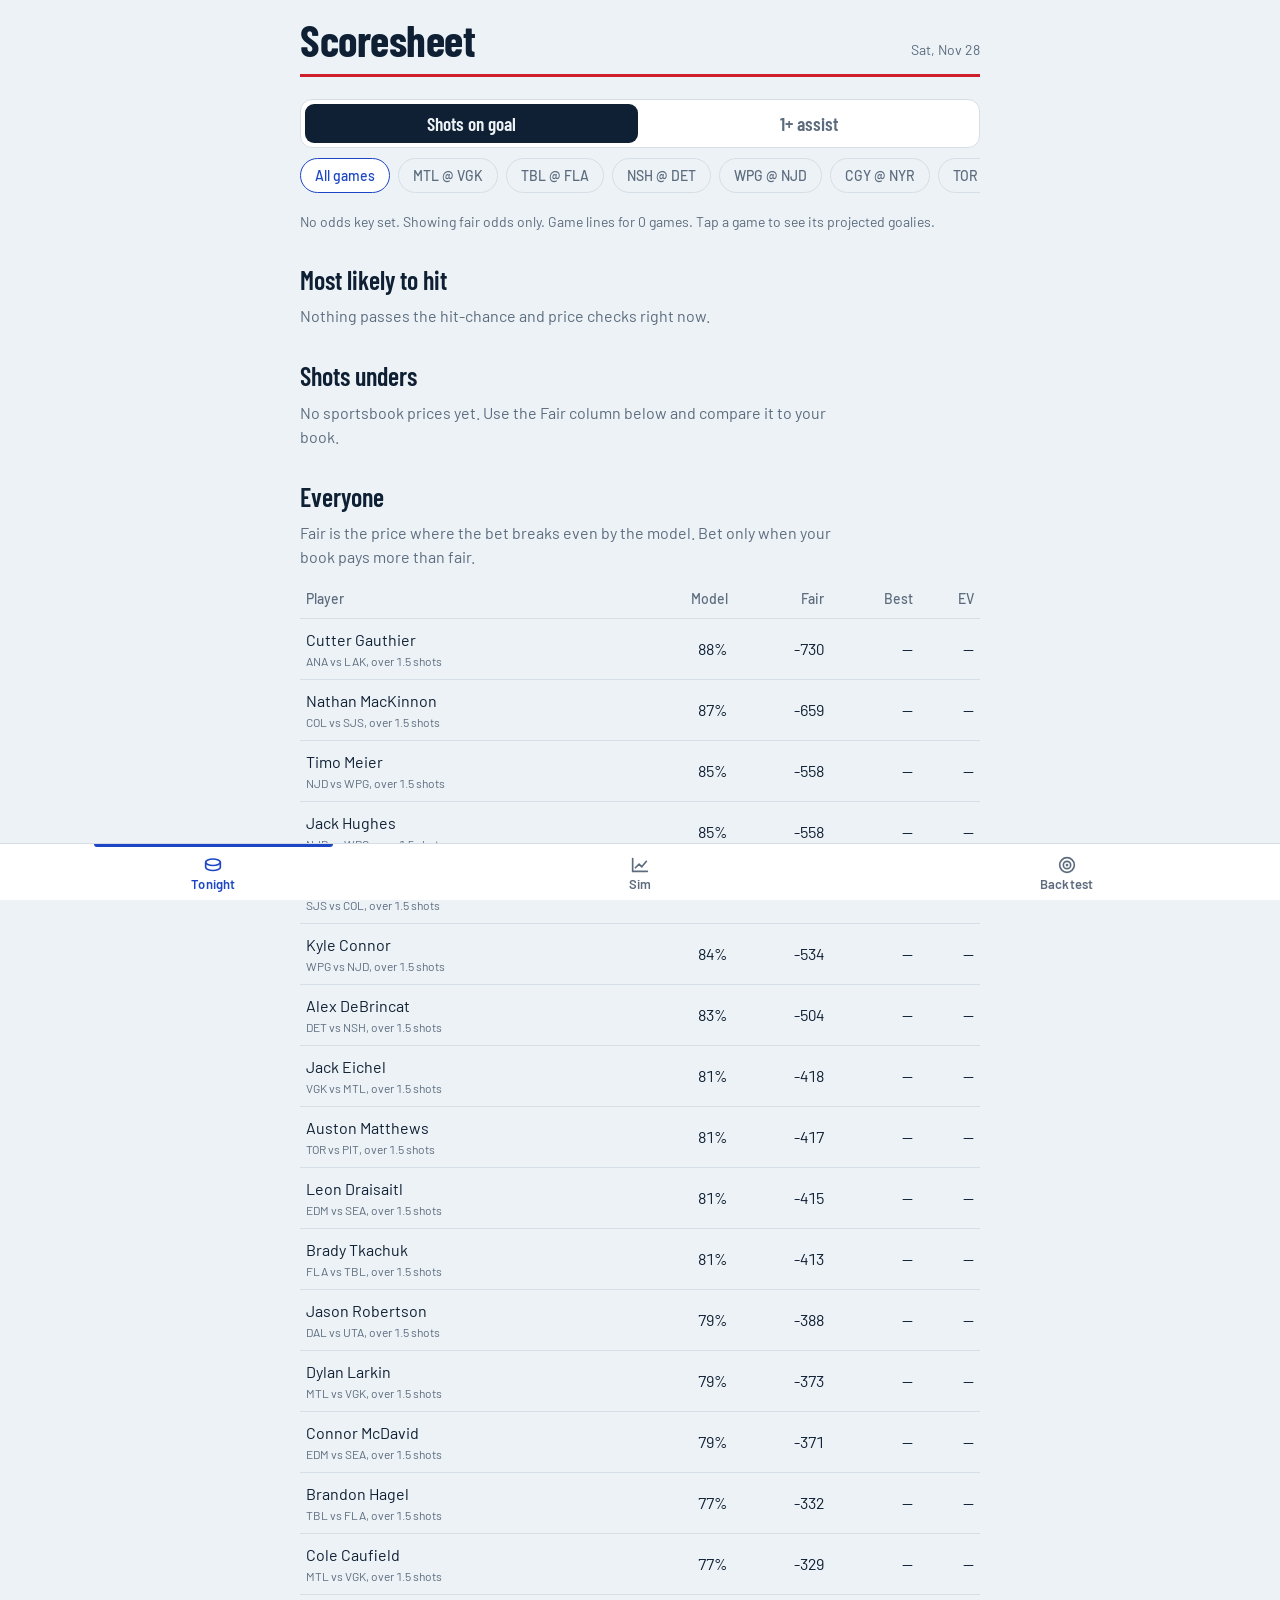
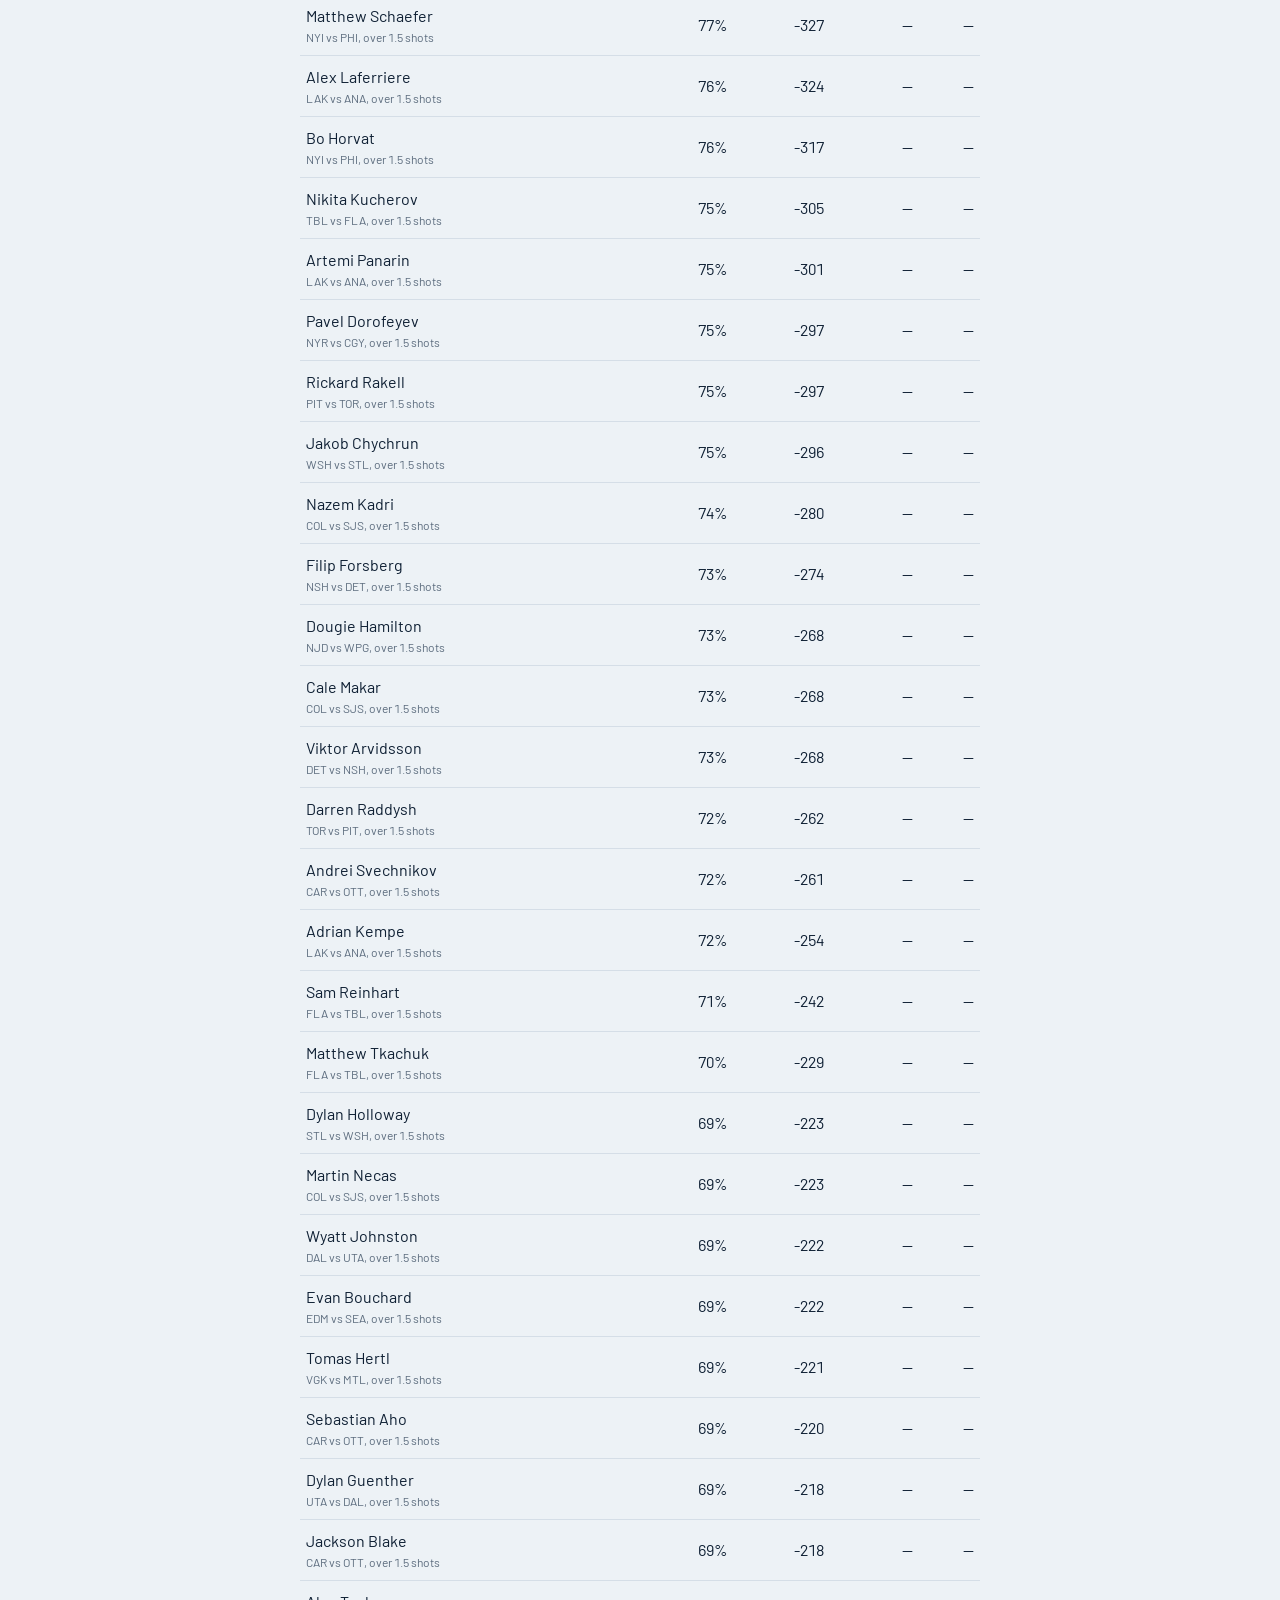
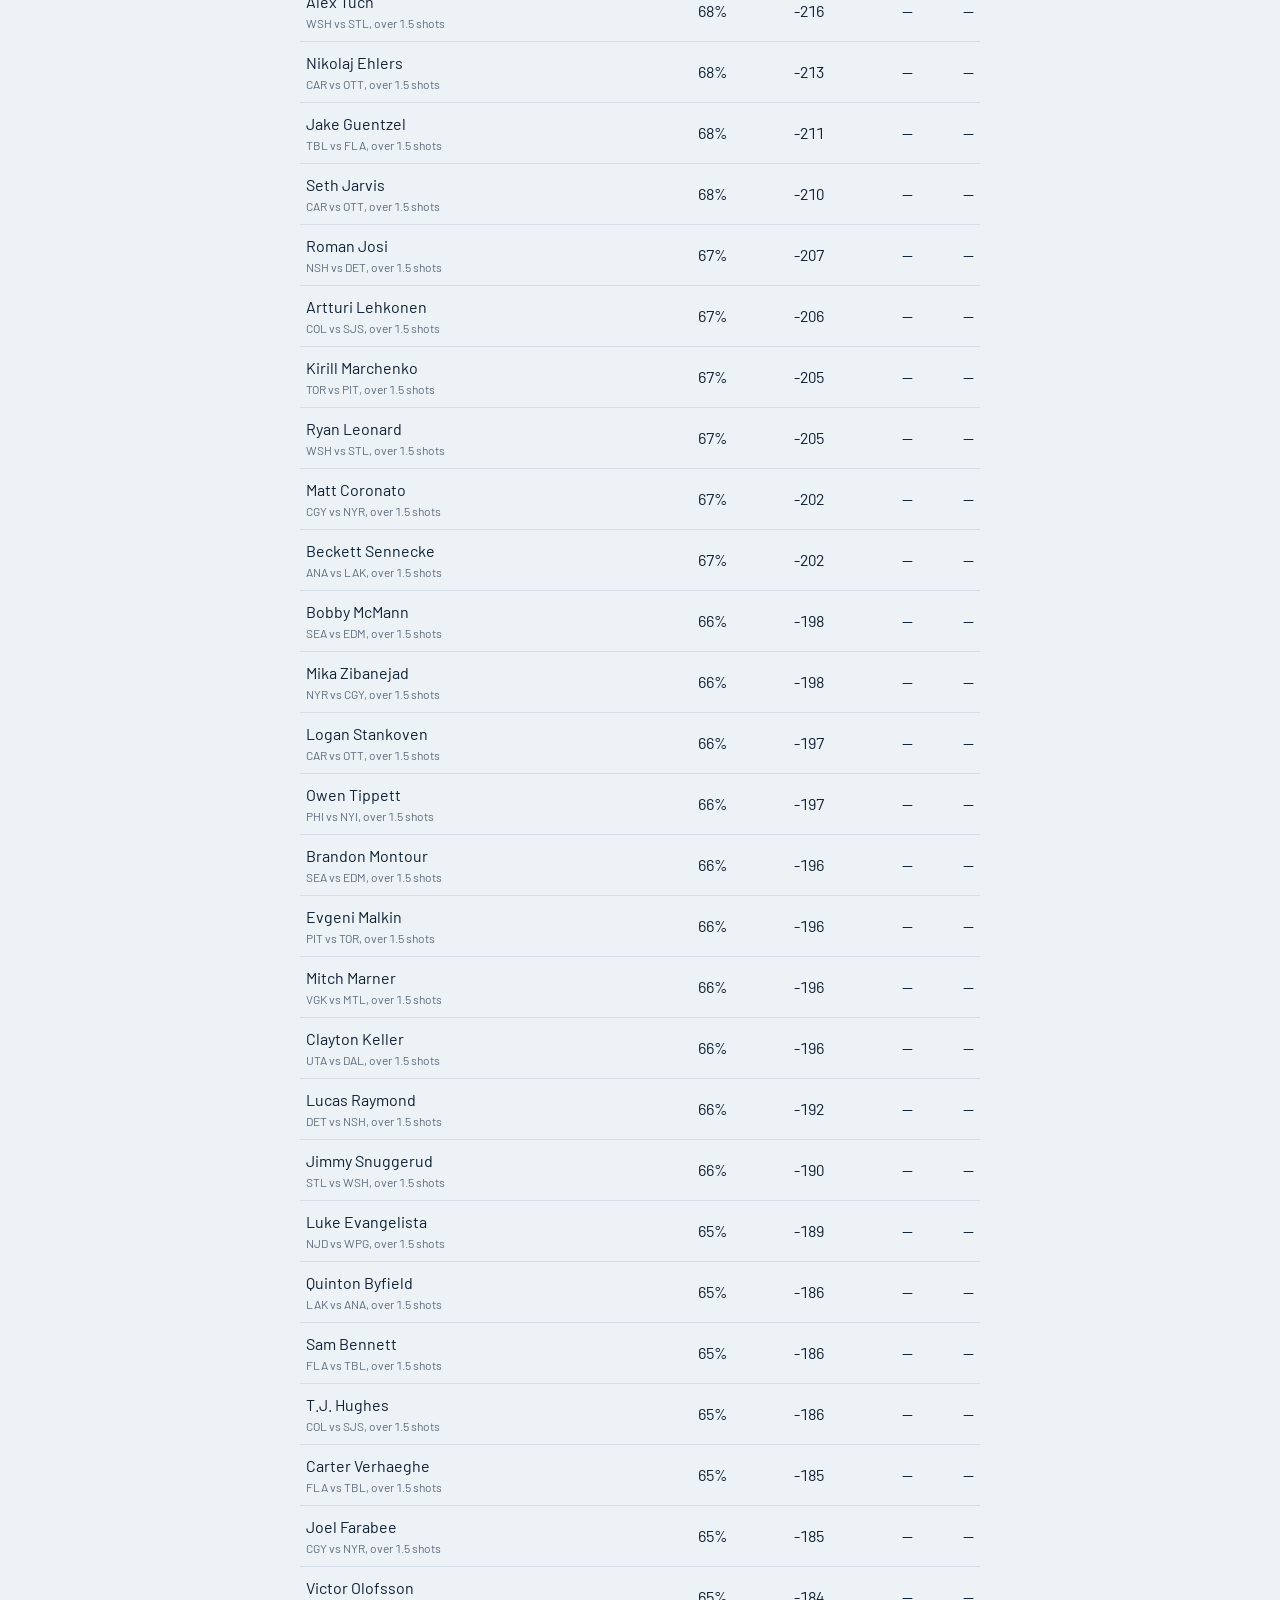
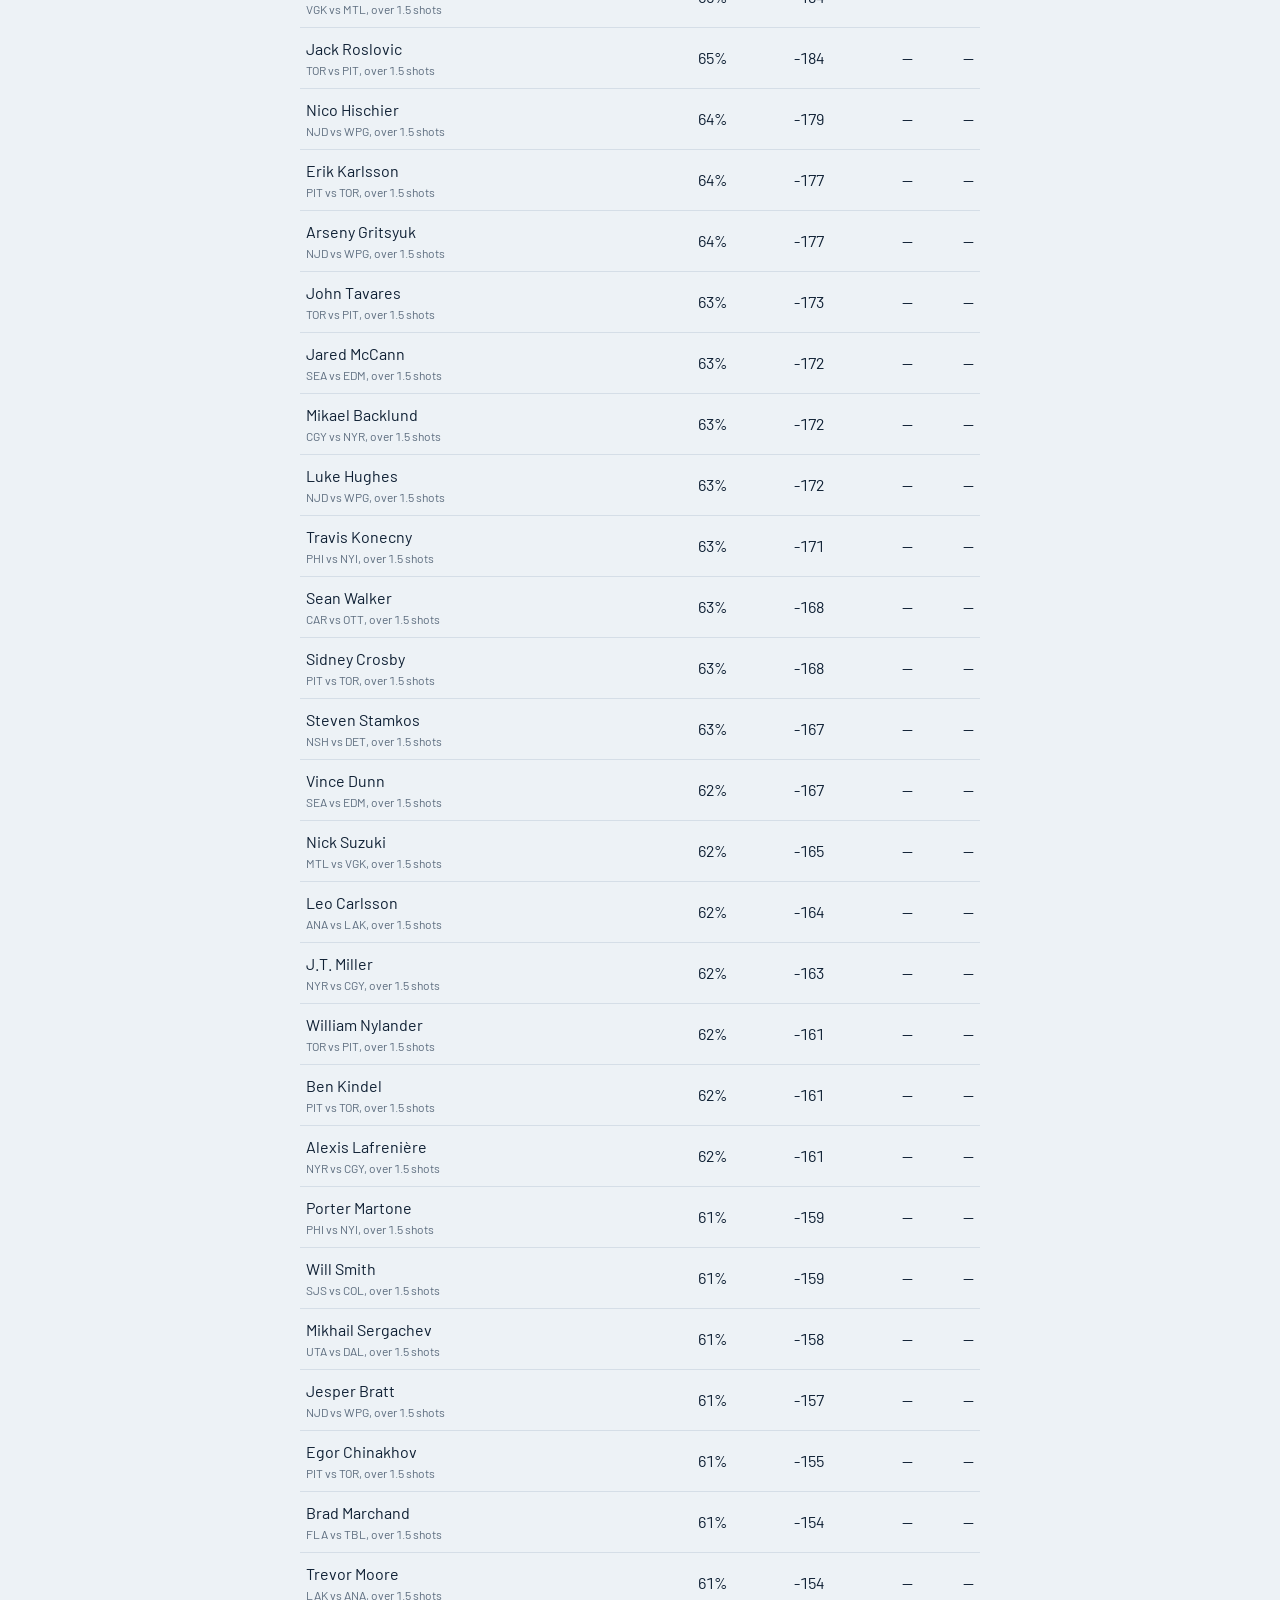
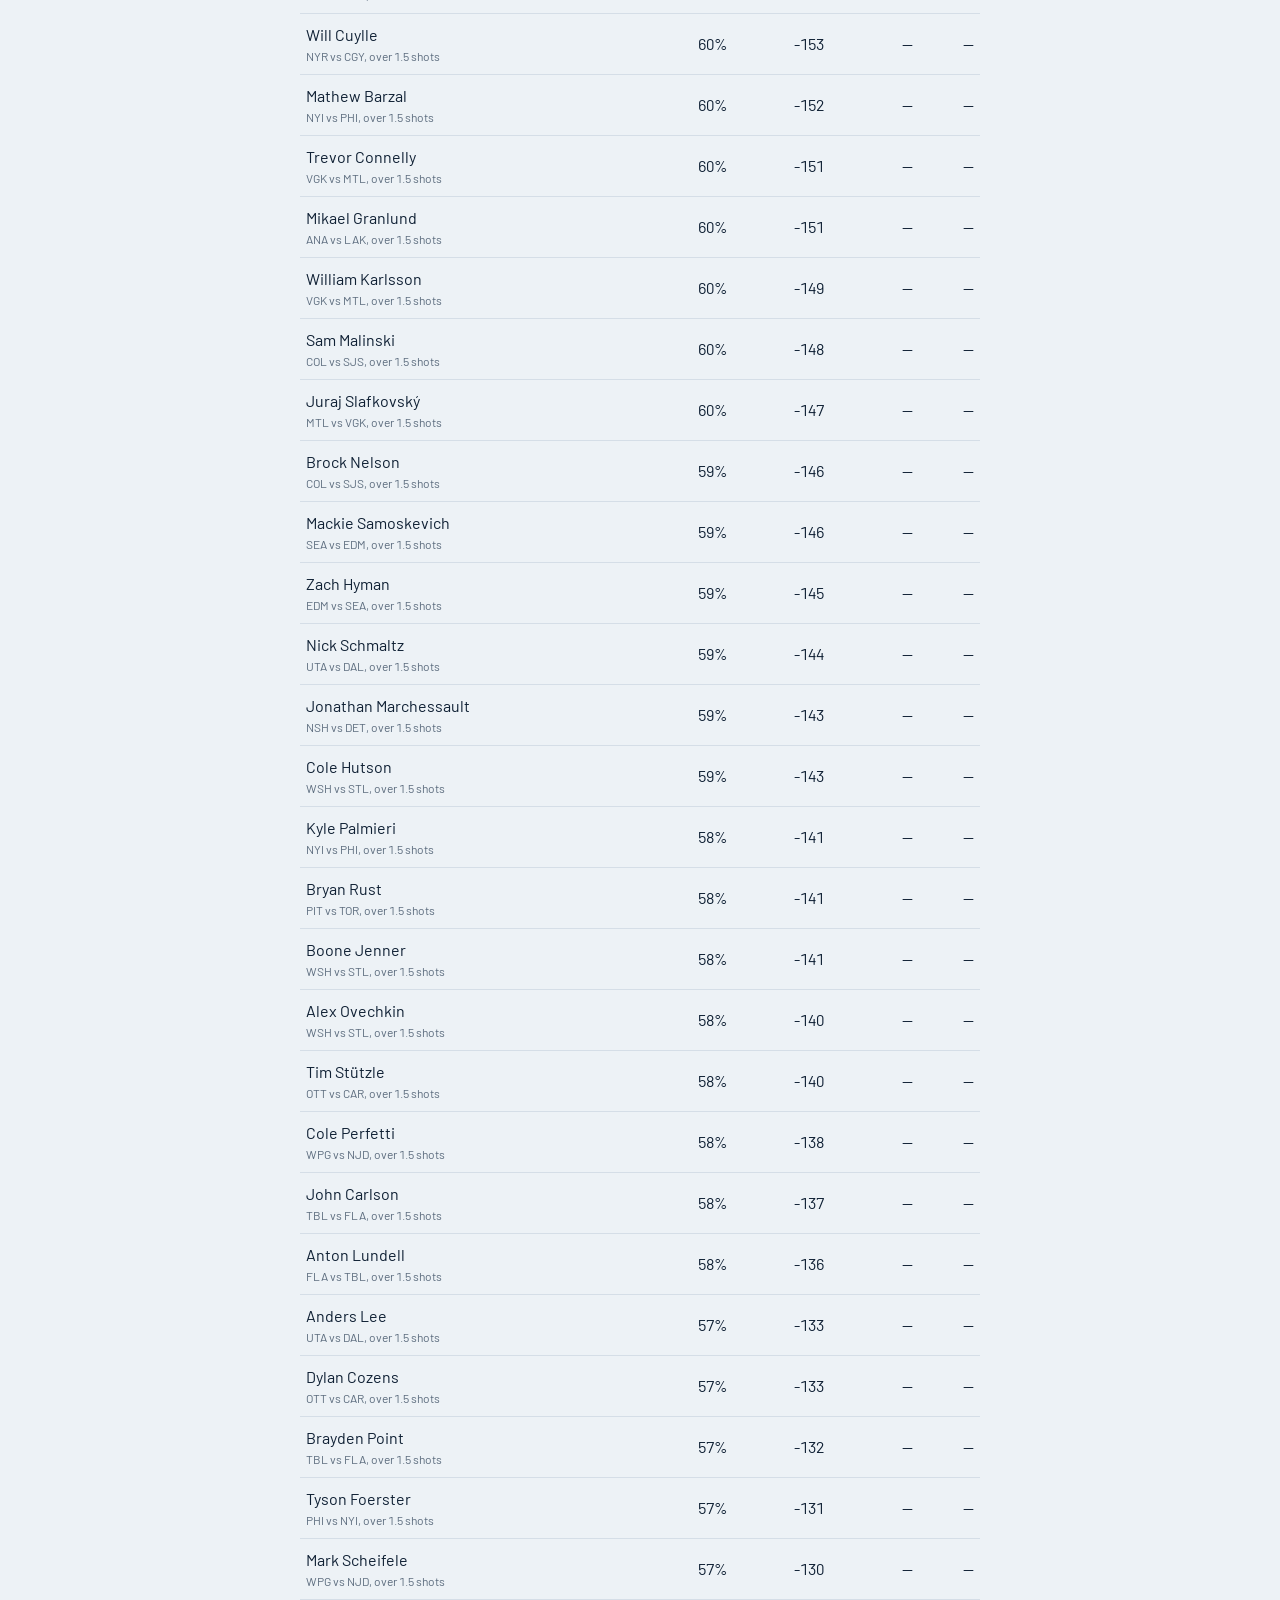
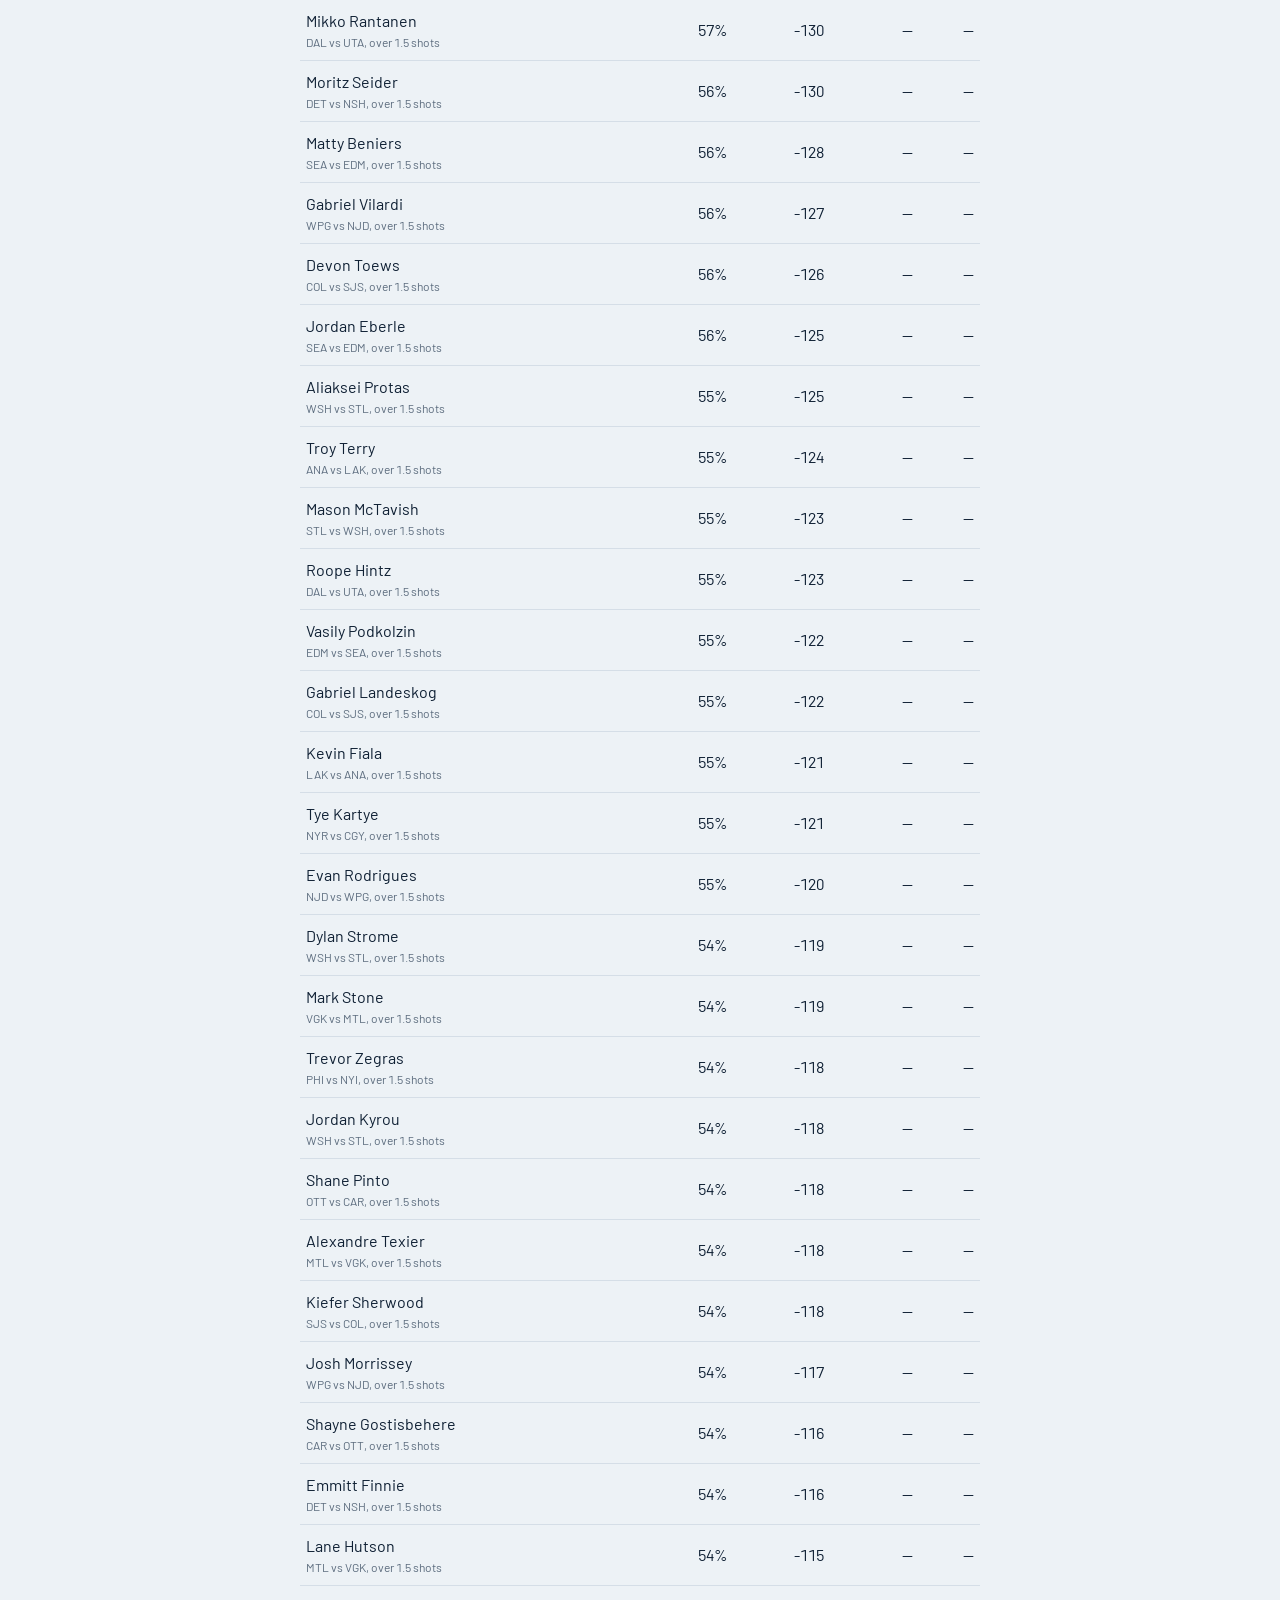
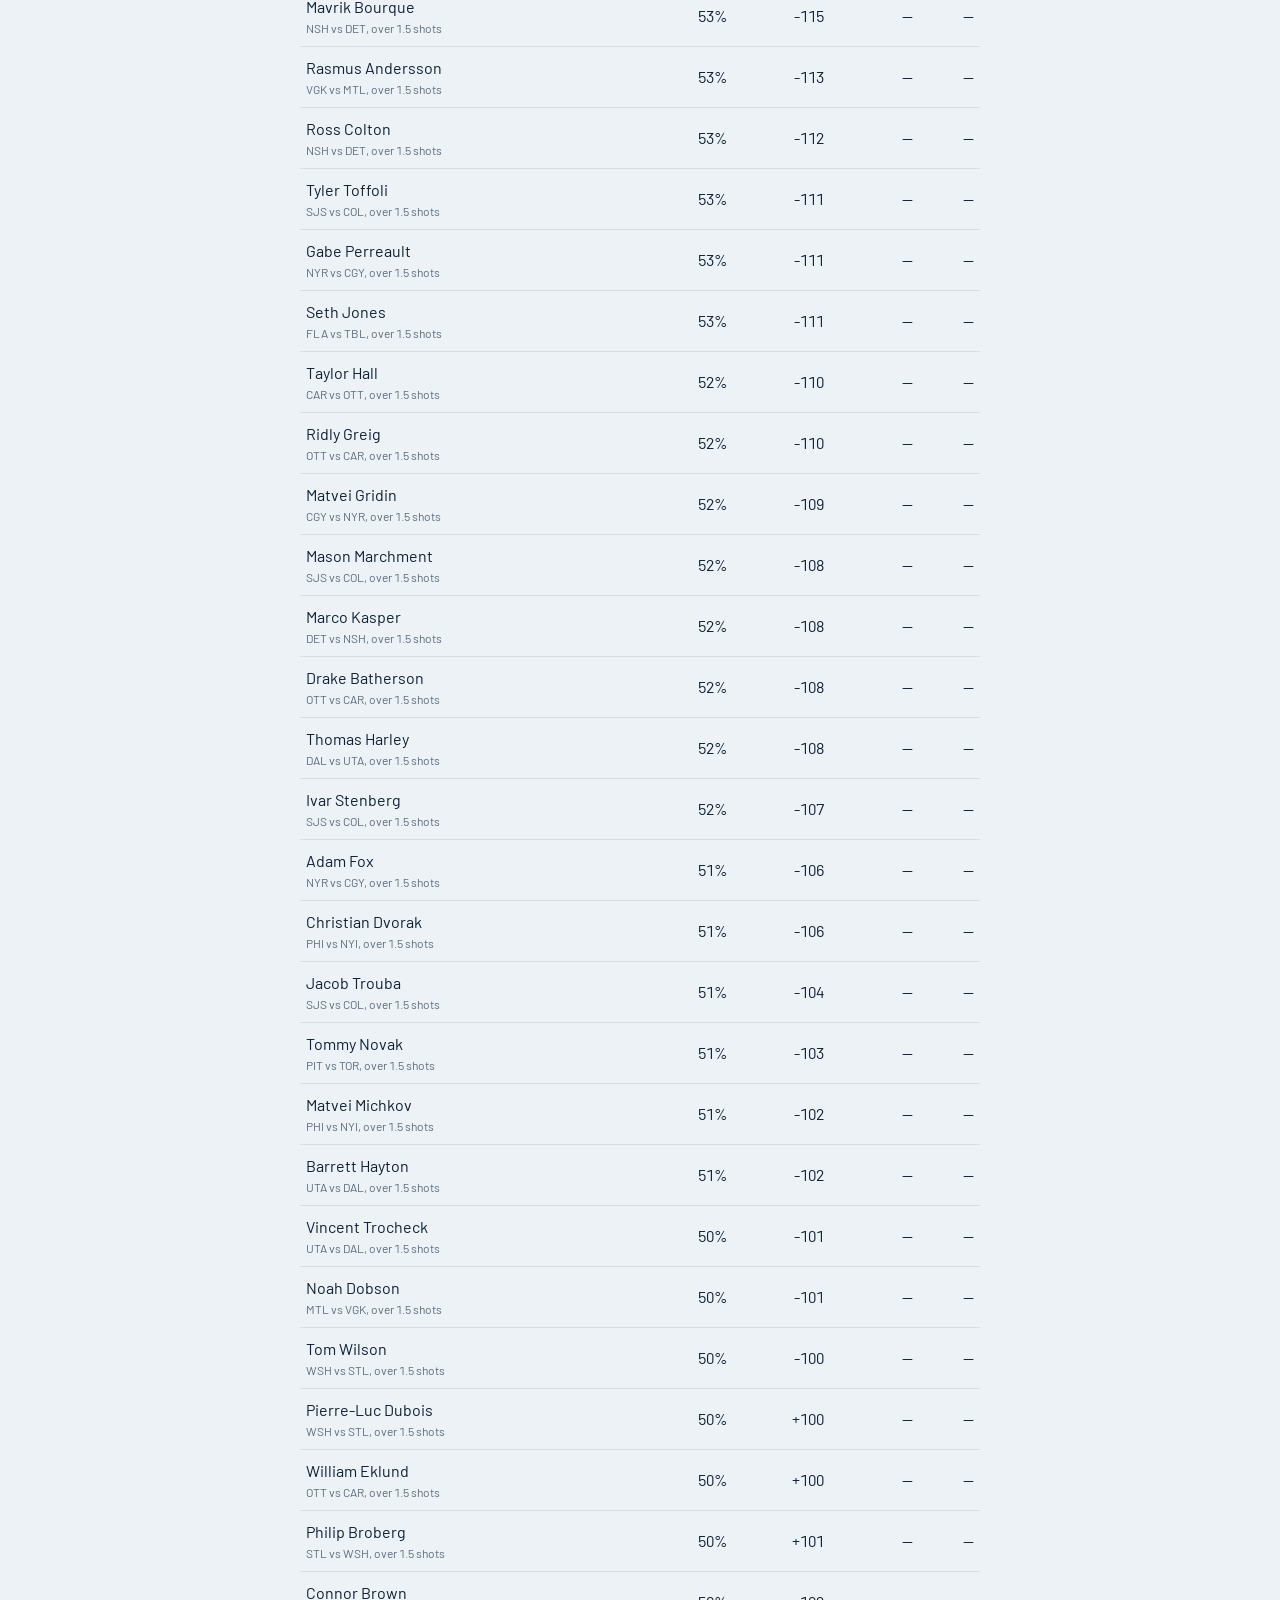
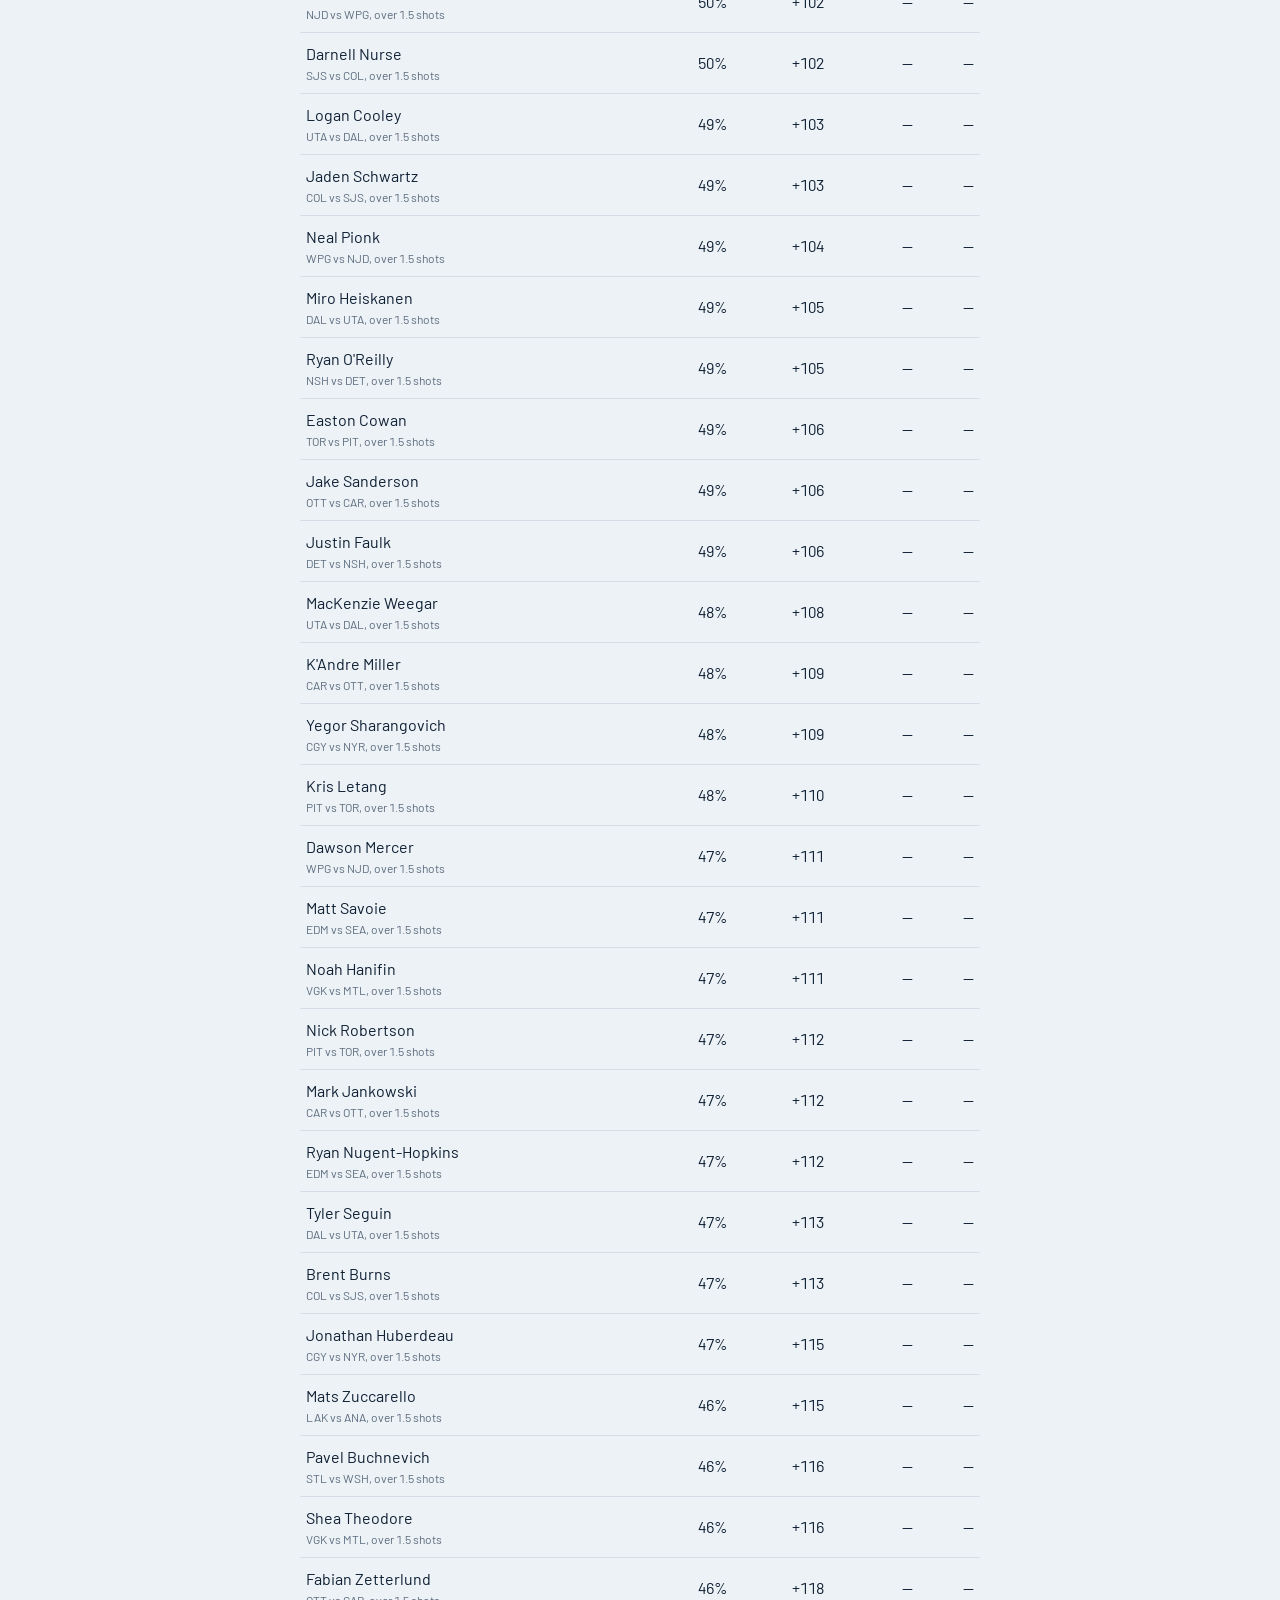
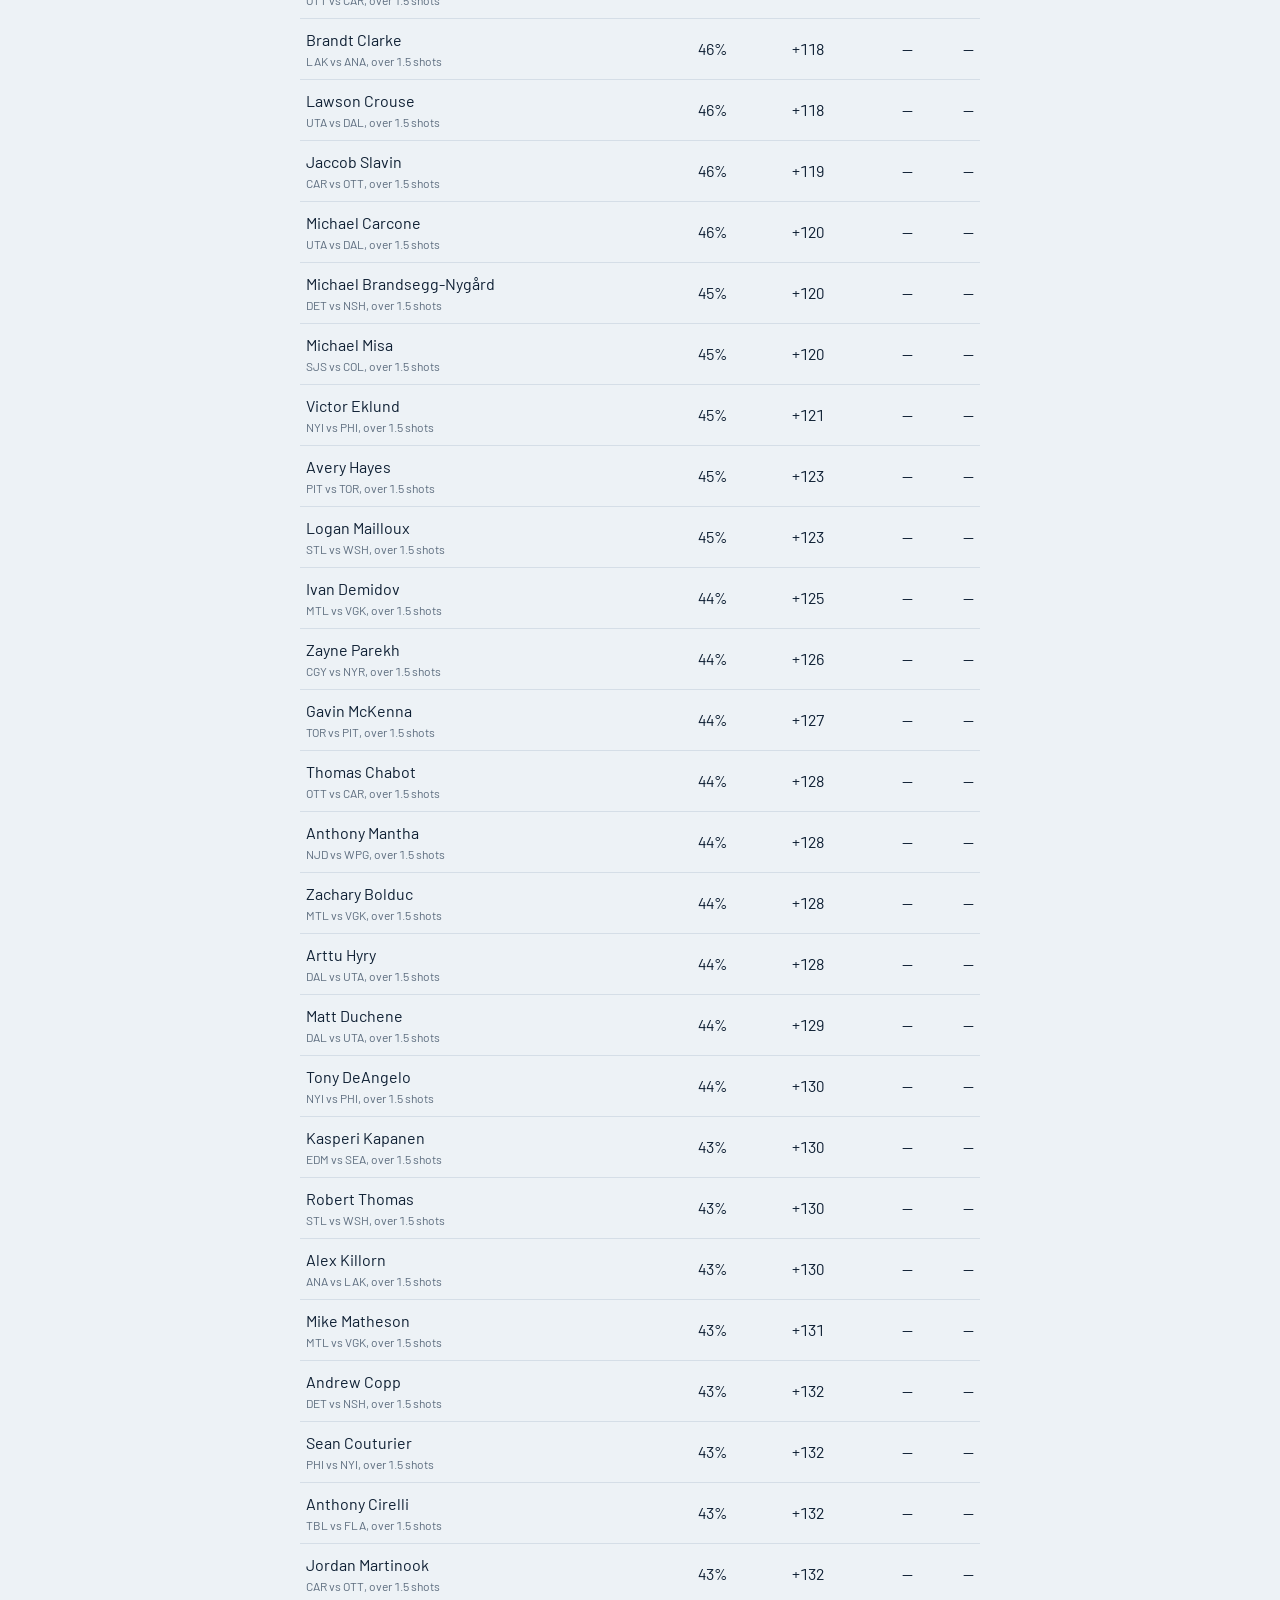
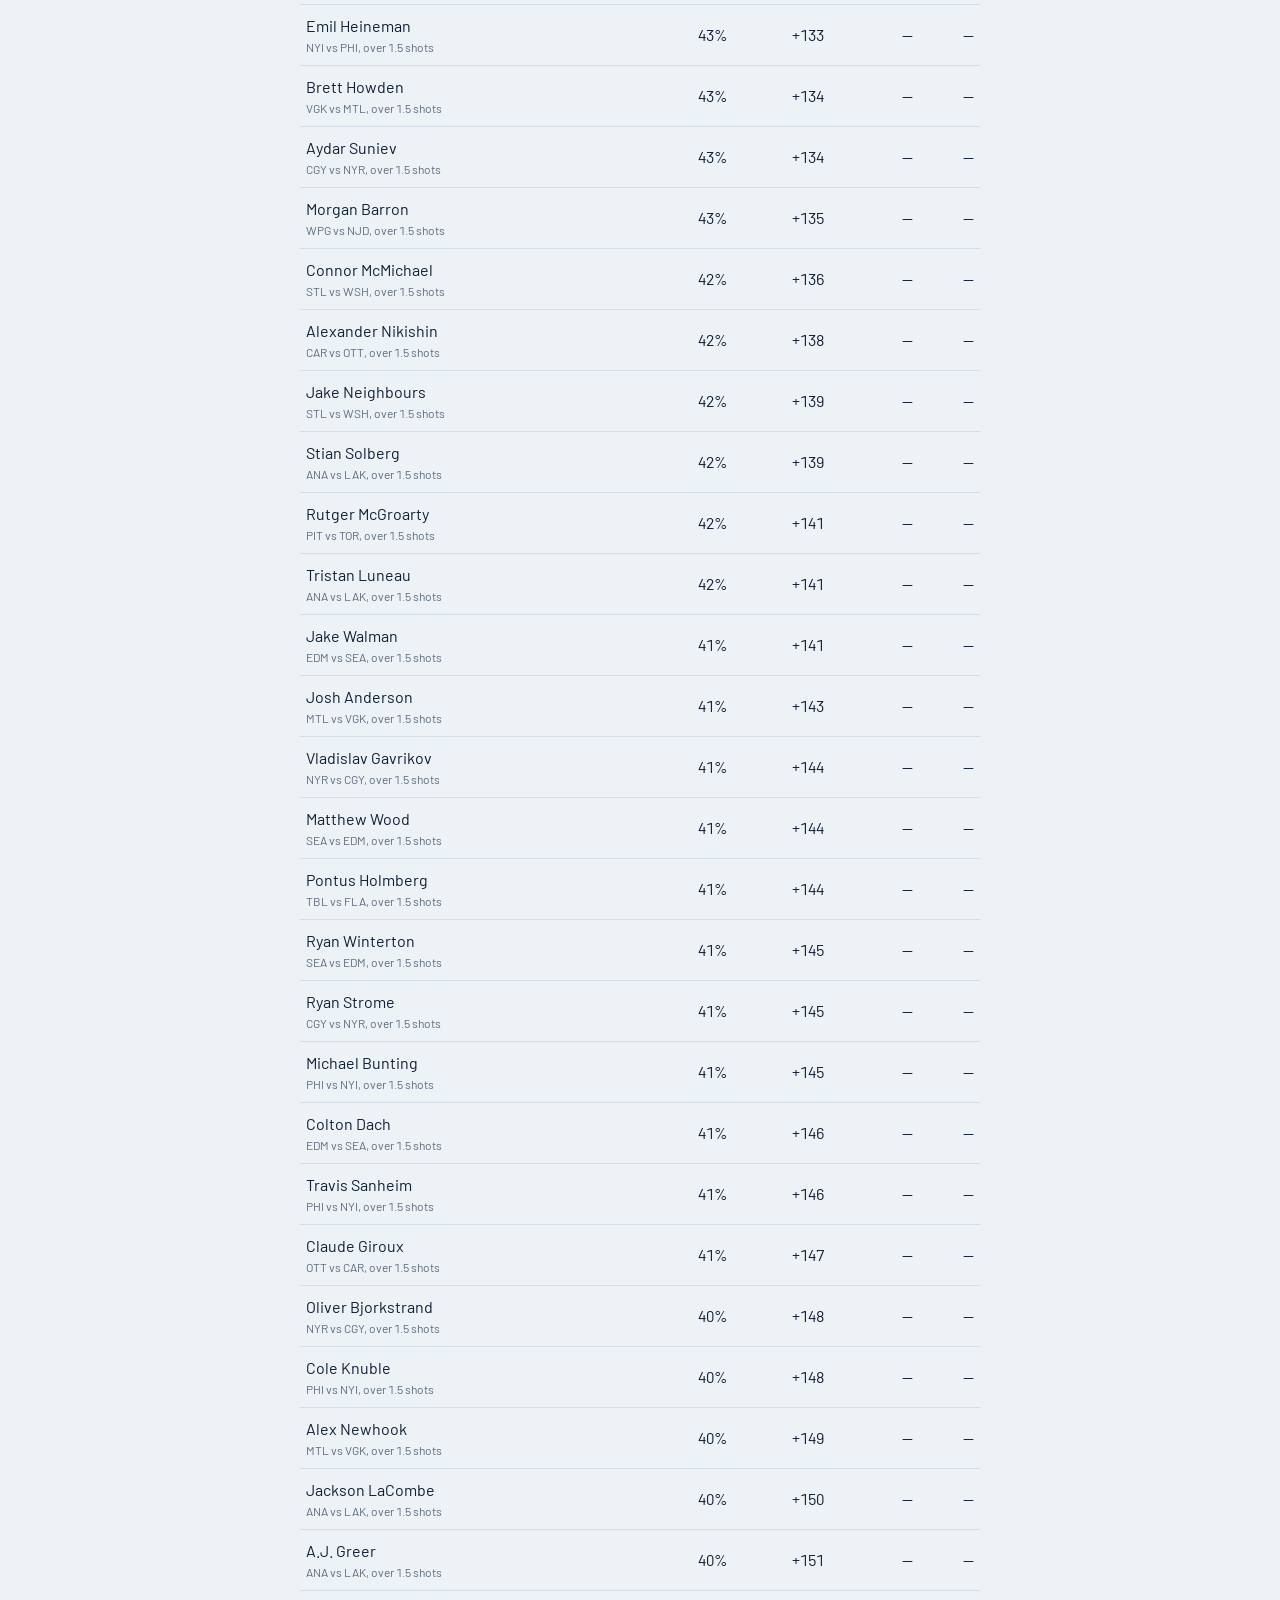
<file: docs/board.html>
<!doctype html>
<html lang="en">
<head>
<meta charset="utf-8">
<meta name="viewport" content="width=device-width, initial-scale=1, viewport-fit=cover">
<meta name="apple-mobile-web-app-capable" content="yes">
<meta name="apple-mobile-web-app-title" content="Scoresheet">
<meta name="theme-color" content="#EDF2F6" media="(prefers-color-scheme: light)">
<meta name="theme-color" content="#0E1D2E" media="(prefers-color-scheme: dark)">
<link rel="icon" type="image/png" href="favicon.png">
<link rel="apple-touch-icon" href="apple-touch-icon.png">
<link rel="manifest" href="manifest.json">
<title>Scoresheet — Tonight</title>
<link rel="preconnect" href="https://fonts.googleapis.com">
<link rel="preconnect" href="https://fonts.gstatic.com" crossorigin>
<link href="https://fonts.googleapis.com/css2?family=Barlow+Condensed:wght@500;600;700&family=Barlow:wght@400;500;600&display=swap" rel="stylesheet">
<link rel="stylesheet" href="style.css">
<link rel="stylesheet" href="board.css">
</head>
<body>
<main>
  <header class="masthead">
    <h1 class="wordmark">Scoresheet</h1>
    <p><span id="when">Tonight</span></p>
  </header>
  <div id="app" hidden>
    <div class="switch two" role="group" aria-label="Market">
      <button data-market="sog" aria-pressed="true">Shots on goal</button>
      <button data-market="assist" aria-pressed="false">1+ assist</button>
    </div>
    <div class="chips" id="games" role="group" aria-label="Game"></div>
    <p class="status" id="status"></p>
    <section class="block" id="likelyBlock" hidden>
      <h2>Most likely to hit</h2>
      <p class="muted" id="likelyNote"></p>
      <ol class="plays" id="likely"></ol>
    </section>
    <section class="block">
      <h2 id="bestTitle">Best plays</h2>
      <p class="muted" id="bestNote"></p>
      <ol class="plays" id="best"></ol>
    </section>
    <section class="block" id="flagBlock" hidden>
      <h2>Check before betting</h2>
      <p class="muted">The model likes these by 30% or more. That usually means it’s missing news, like a scratch or a line change. Confirm the lineup first.</p>
      <ol class="plays" id="flags"></ol>
    </section>
    <section class="block">
      <h2>Everyone</h2>
      <p class="muted">Fair is the price where the bet breaks even by the model. Bet only when your book pays more than fair.</p>
      <div class="tablewrap">
        <table>
          <thead><tr><th>Player</th><th>Model</th><th>Fair</th><th>Best</th><th>EV</th></tr></thead>
          <tbody id="all"></tbody>
        </table>
      </div>
    </section>
  </div>
  <div class="empty" id="empty" hidden>
    <h2 id="emptyTitle">No board yet</h2>
    <p id="emptyText">Run the Tonight workflow from the repo’s Actions tab, then refresh in about 5 minutes.</p>
  </div>
  <footer>Projections from the Scoresheet model. Odds via The Odds API. Lineups aren’t confirmed here, so check scratches before betting.</footer>
</main>
<script src="board.js"></script>
<script src="nav.js"></script>
</body>
</html>
</file>
<file: docs/style.css>
:root{
  --ice:#EDF2F6; --board:#FFFFFF; --ink:#0F2034; --muted:#5C6C7E; --rule:#D5DEE7;
  --goal:#CF1F2D; --blue:#1C46C4; --crease:#CFE3F4;
  --display:"Barlow Condensed","Arial Narrow",Arial,sans-serif;
  --body:"Barlow","Helvetica Neue",Arial,sans-serif;
  color-scheme:light dark;
  box-sizing:border-box;
  padding-top:env(safe-area-inset-top,0px);
  padding-bottom:env(safe-area-inset-bottom,0px);
}
@media (prefers-color-scheme:dark){
  :root:not([data-theme="light"]){
    --ice:#0E1D2E; --board:#15283D; --ink:#E9F0F6; --muted:#93A6BA; --rule:#27405A;
    --goal:#FF4A55; --blue:#6E97FF; --crease:#1D3A5A;
  }
}
:root[data-theme="dark"]{
  --ice:#0E1D2E; --board:#15283D; --ink:#E9F0F6; --muted:#93A6BA; --rule:#27405A;
  --goal:#FF4A55; --blue:#6E97FF; --crease:#1D3A5A;
}
*,*::before,*::after{box-sizing:inherit}
html{scroll-padding-top:env(safe-area-inset-top,0px)}
body{margin:0;background:var(--ice);color:var(--ink);font:400 16px/1.5 var(--body);-webkit-font-smoothing:antialiased}
main{max-width:720px;margin:0 auto;padding:20px 20px 48px}
button{font:inherit;color:inherit}
:focus-visible{outline:2px solid var(--blue);outline-offset:3px}
.masthead{display:flex;align-items:flex-end;justify-content:space-between;gap:12px;
  padding-bottom:14px;border-bottom:3px solid var(--goal)}
.wordmark{font:700 44px/0.9 var(--display);letter-spacing:-0.5px;margin:0}
.masthead p{margin:0;color:var(--muted);font-size:14px;text-align:right;line-height:1.35}
.switch{display:grid;grid-template-columns:repeat(3,1fr);gap:4px;margin:22px 0 10px;
  background:var(--board);border:1px solid var(--rule);border-radius:12px;padding:4px}
.switch button{border:0;background:none;padding:10px 6px;border-radius:9px;cursor:pointer;
  font:600 19px/1 var(--display);color:var(--muted)}
.switch button[aria-pressed="true"]{background:var(--ink);color:var(--ice)}
.lines{display:flex;gap:8px}
.lines:empty{display:none}
.lines button{border:1px solid var(--rule);background:none;border-radius:999px;padding:6px 14px;
  cursor:pointer;font-size:14px;font-weight:500;color:var(--muted)}
.lines button[aria-pressed="true"]{border-color:var(--blue);color:var(--blue);background:var(--board)}
.verdict{margin:26px 0 8px}
.verdict .num{font:700 clamp(72px,22vw,120px)/0.85 var(--display);letter-spacing:-2px;display:block}
.verdict .num.up{color:var(--blue)} .verdict .num.down{color:var(--goal)}
.verdict p{margin:10px 0 0;font-size:18px;max-width:34ch}
.rink{position:relative;margin:26px 0 0;background:var(--board);border:2px solid var(--ink);
  border-radius:28px;padding:18px 16px 12px;overflow:hidden}
.rink::before{content:"";position:absolute;left:50%;top:50%;width:190px;height:190px;
  margin:-95px 0 0 -95px;border:2px solid var(--crease);border-radius:50%;pointer-events:none}
.rink h2{position:relative;margin:0 0 4px;font:600 22px/1.1 var(--display)}
.rink .sub{position:relative;margin:0 0 8px;color:var(--muted);font-size:14px}
.rink svg{position:relative;display:block;width:100%;height:auto;touch-action:manipulation}
.rink .axis{fill:var(--muted);font:500 12px var(--body)}
.rink .grid{stroke:var(--rule);stroke-width:1}
.rink .perfect{stroke:var(--goal);stroke-width:3;stroke-linecap:round}
.rink .dot{fill:var(--blue);fill-opacity:.82;stroke:var(--board);stroke-width:2;cursor:pointer;
  transition:fill-opacity .15s}
.rink .dot.on{fill-opacity:1;stroke:var(--ink)}
.rink .dot:focus{outline:none}
.rink .dot:focus-visible{stroke:var(--ink);stroke-width:3}
.readout{position:relative;min-height:44px;margin:6px 2px 4px;font-size:15px}
.readout strong{font:600 18px var(--display)}
.facts{display:grid;grid-template-columns:repeat(2,1fr);margin:28px 0 0;border-top:1px solid var(--rule)}
.fact{padding:14px 0;border-bottom:1px solid var(--rule)}
.fact:nth-child(odd){padding-right:14px;border-right:1px solid var(--rule)}
.fact:nth-child(even){padding-left:14px}
.fact b{display:block;font:600 34px/1 var(--display);font-variant-numeric:tabular-nums}
.fact span{color:var(--muted);font-size:14px}
section.block{margin-top:34px}
section.block h2{font:600 26px/1.1 var(--display);margin:0 0 10px}
section.block p{margin:0 0 10px;max-width:62ch}
.muted{color:var(--muted)}
.conf{display:grid;grid-template-columns:1fr 1fr;gap:12px}
.conf div{background:var(--board);border-left:4px solid var(--blue);border-radius:4px 10px 10px 4px;padding:12px 14px}
.conf b{font:600 30px/1 var(--display);display:block}
.conf span{font-size:14px;color:var(--muted)}
.tablewrap{overflow-x:auto}
table{width:100%;border-collapse:collapse;font-variant-numeric:tabular-nums}
th,td{padding:9px 6px;text-align:right;border-bottom:1px solid var(--rule)}
th:first-child,td:first-child{text-align:left}
th{font-weight:500;color:var(--muted);font-size:14px}
td.gap-bad{color:var(--goal)}
.fits li{display:flex;justify-content:space-between;padding:8px 0;border-bottom:1px solid var(--rule)}
.fits{list-style:none;margin:0;padding:0}
.fits li.best{font-weight:600}
.fits li.best em{font-style:normal;color:var(--blue);font-size:13px;margin-left:8px}
.empty{margin-top:40px;background:var(--board);border:2px dashed var(--rule);border-radius:20px;padding:28px 22px}
.empty h2{font:600 28px/1.1 var(--display);margin:0 0 8px}
.empty ol{margin:8px 0 0;padding-left:20px}
footer{margin-top:40px;color:var(--muted);font-size:13px}
@media (min-width:600px){
  .facts{grid-template-columns:repeat(4,1fr)}
  .fact:nth-child(odd),.fact:nth-child(even){padding:14px;border-right:1px solid var(--rule)}
  .fact:first-child{padding-left:0} .fact:last-child{border-right:0}
}
@media (prefers-reduced-motion:reduce){*{transition:none!important}}
/* Bottom tab bar shared by every page (built by nav.js) */
body{padding-bottom:calc(64px + env(safe-area-inset-bottom,0px))}
.tabbar{position:fixed;left:0;right:0;bottom:0;z-index:50;display:grid;grid-template-columns:repeat(3,1fr);
  background:var(--board);border-top:1px solid var(--rule);padding-bottom:env(safe-area-inset-bottom,0px)}
.tabbar a{position:relative;display:flex;flex-direction:column;align-items:center;justify-content:center;gap:2px;
  min-height:56px;color:var(--muted);text-decoration:none;font:600 13px/1 var(--body);letter-spacing:.2px}
.tabbar svg{width:22px;height:22px;fill:none;stroke:currentColor;stroke-width:1.8;stroke-linecap:round;stroke-linejoin:round}
.tabbar a[aria-current="page"]{color:var(--blue)}
.tabbar a[aria-current="page"]::before{content:"";position:absolute;top:0;left:22%;right:22%;height:3px;
  border-radius:0 0 3px 3px;background:var(--blue)}
</file>
<file: docs/board.css>
.masthead a{color:var(--blue);font-weight:500;text-decoration:none}
.switch.two{grid-template-columns:1fr 1fr}
.chips{display:flex;gap:8px;overflow-x:auto;padding-bottom:4px;scrollbar-width:none}
.chips::-webkit-scrollbar{display:none}
.chips button{flex:none;border:1px solid var(--rule);background:none;border-radius:999px;padding:6px 14px;
  cursor:pointer;font-size:14px;font-weight:500;color:var(--muted)}
.chips button[aria-pressed="true"]{border-color:var(--blue);color:var(--blue);background:var(--board)}
.status{margin:14px 0 0;font-size:14px;color:var(--muted)}
.plays{list-style:none;margin:0;padding:0;border-top:2px solid var(--ink)}
.play{display:grid;grid-template-columns:1fr auto;gap:2px 12px;padding:12px 0;border-bottom:1px solid var(--rule)}
.play .who{font:600 21px/1.1 var(--display)}
.play .game{grid-column:1;color:var(--muted);font-size:14px}
.play .nums{grid-column:1;font-size:15px;font-variant-numeric:tabular-nums}
.play .nums b{font-weight:600}
.play .ev{grid-row:1 / span 3;grid-column:2;align-self:center;text-align:right}
.play .ev b{display:block;font:700 30px/1 var(--display);color:var(--blue)}
.play .ev span{font-size:12px;color:var(--muted)}
.plays.flagged .ev b{color:var(--goal)}
.plays:empty{border-top:0}
td.pos{color:var(--blue);font-weight:600}
td .sub{display:block;color:var(--muted);font-size:12px}
td:first-child{max-width:150px}
</file>
